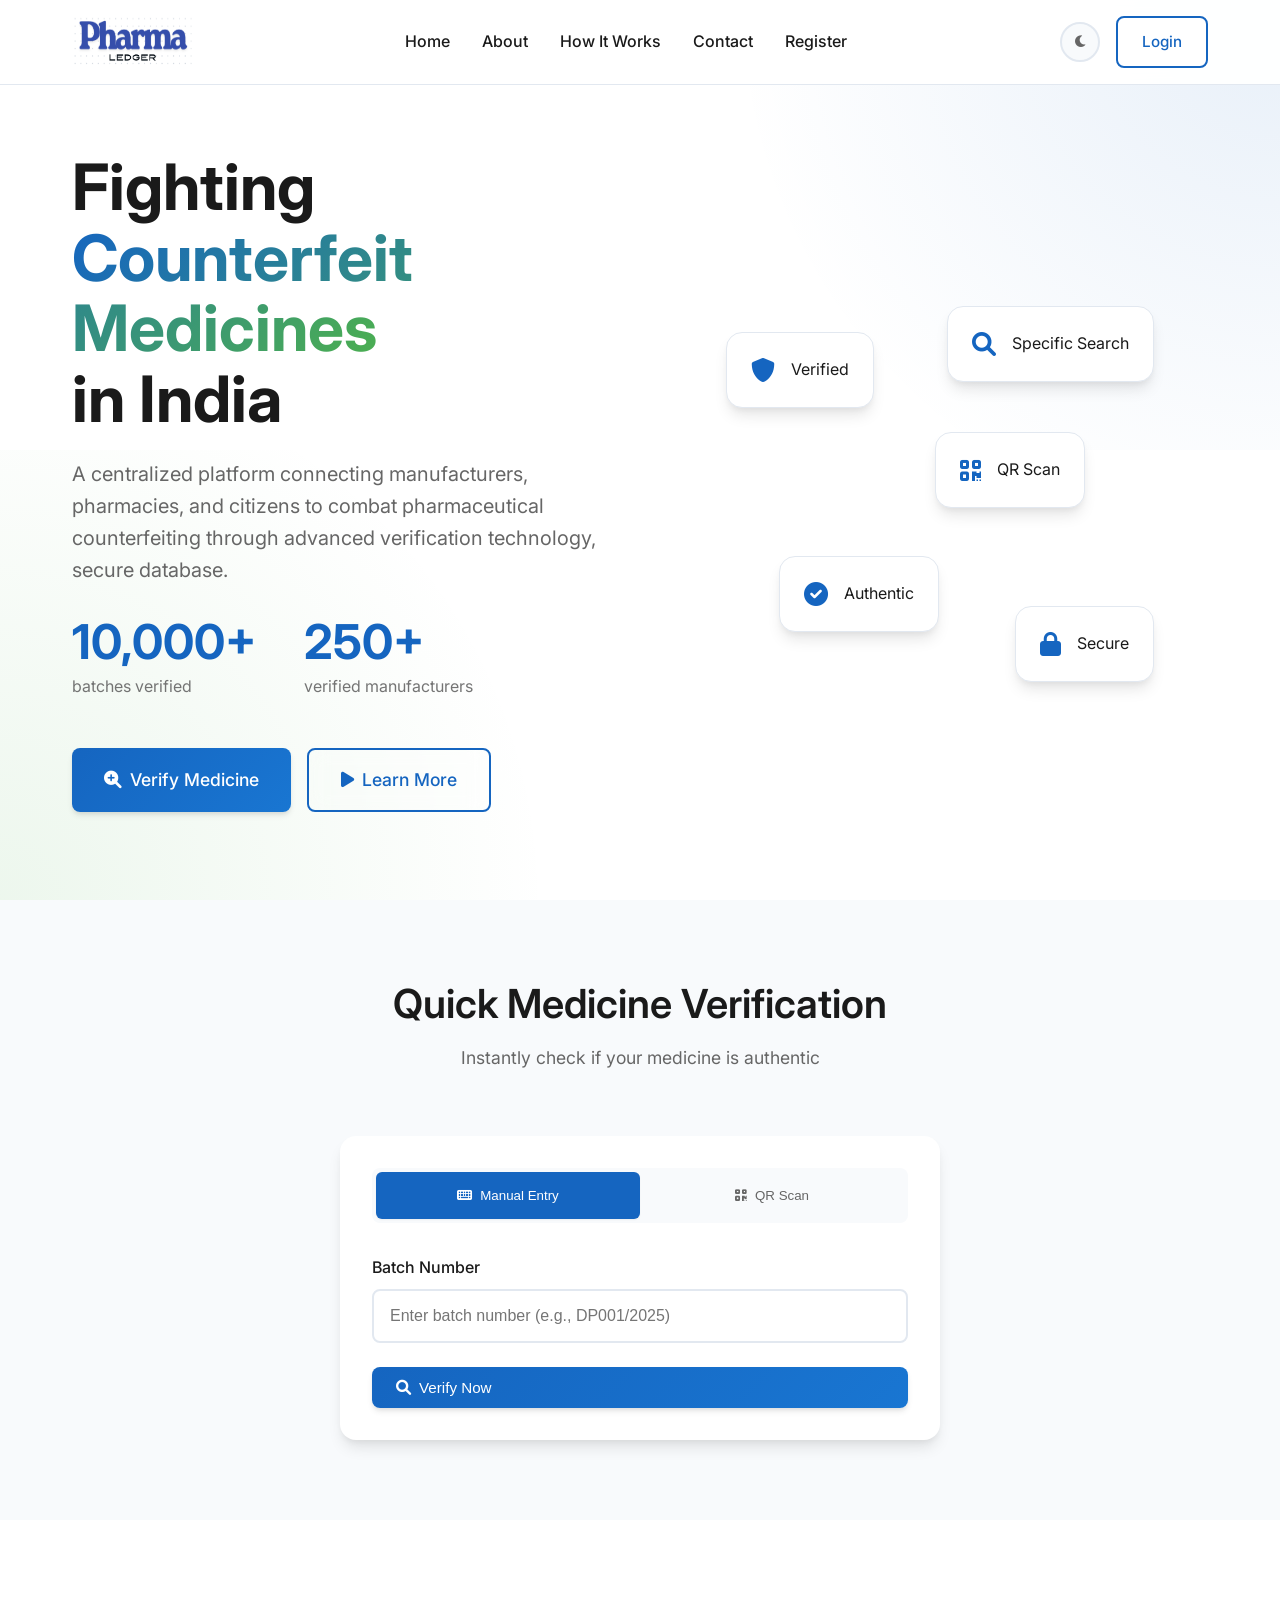
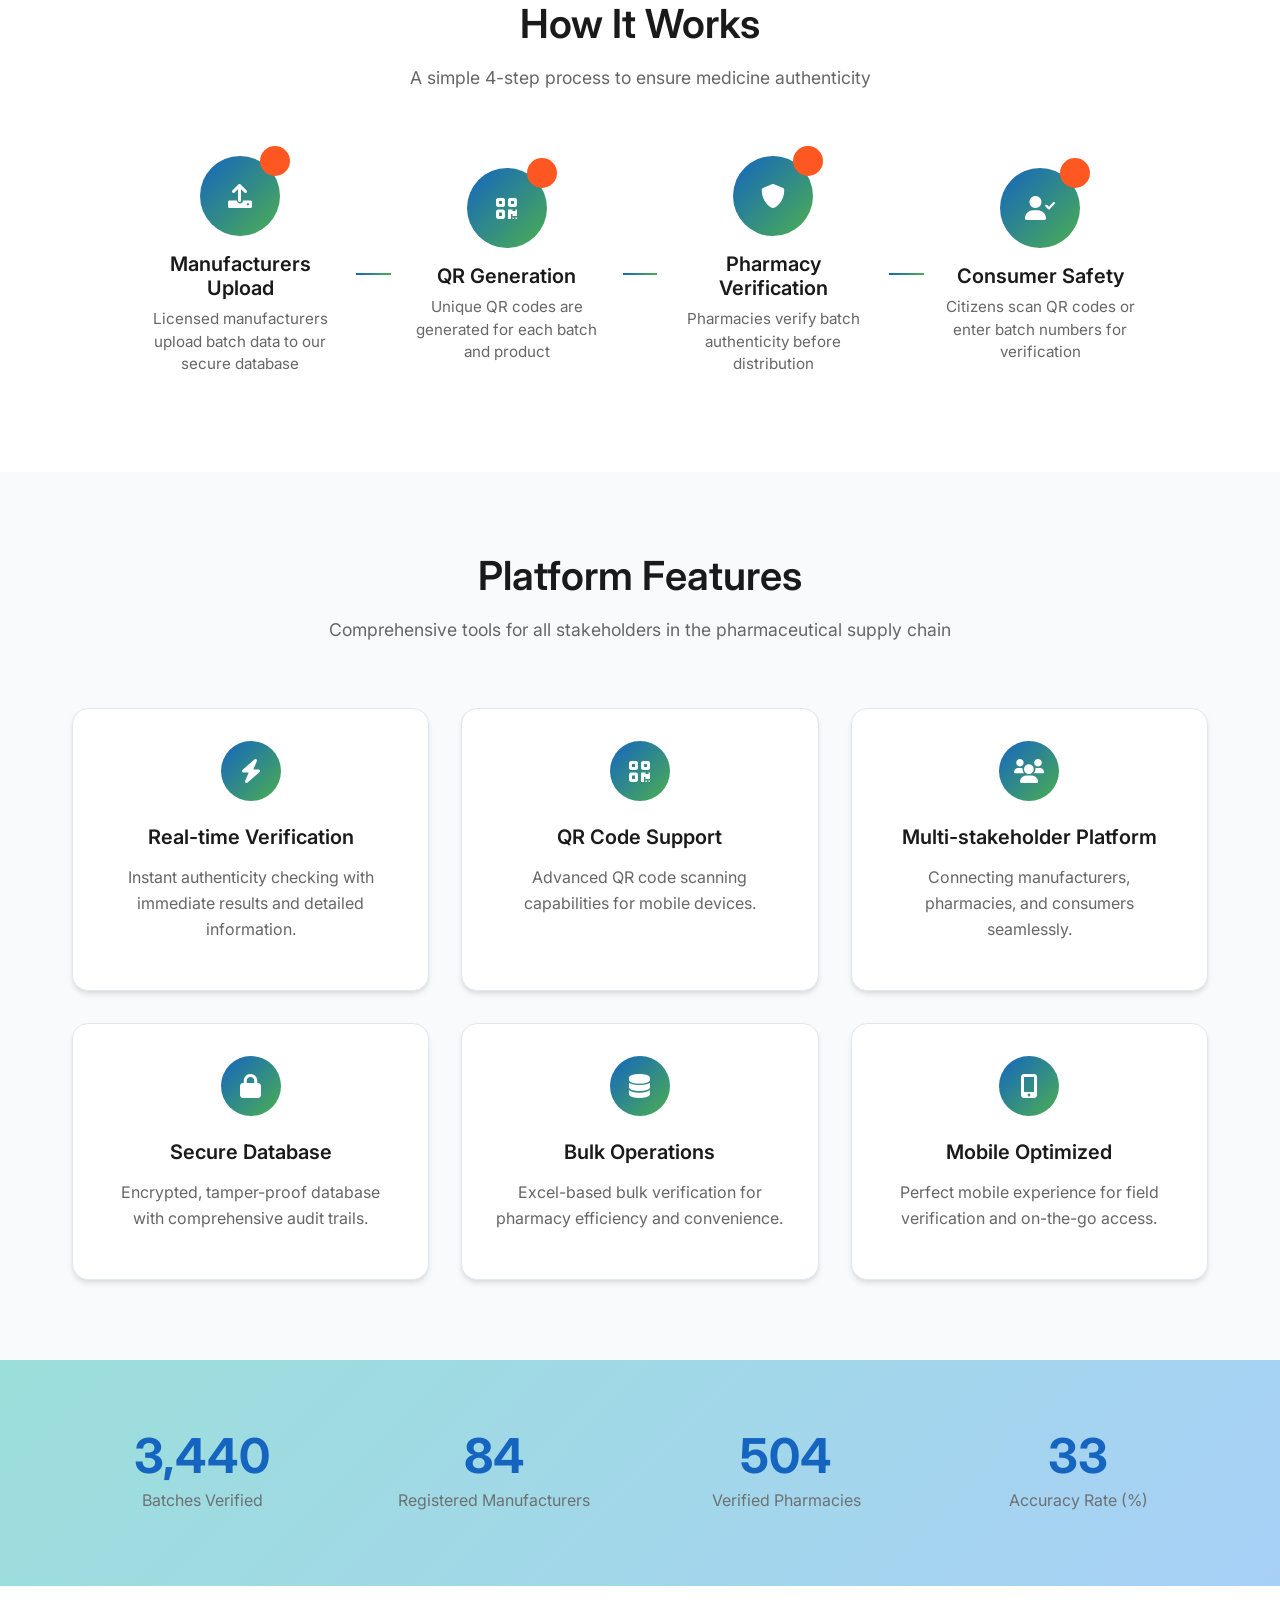
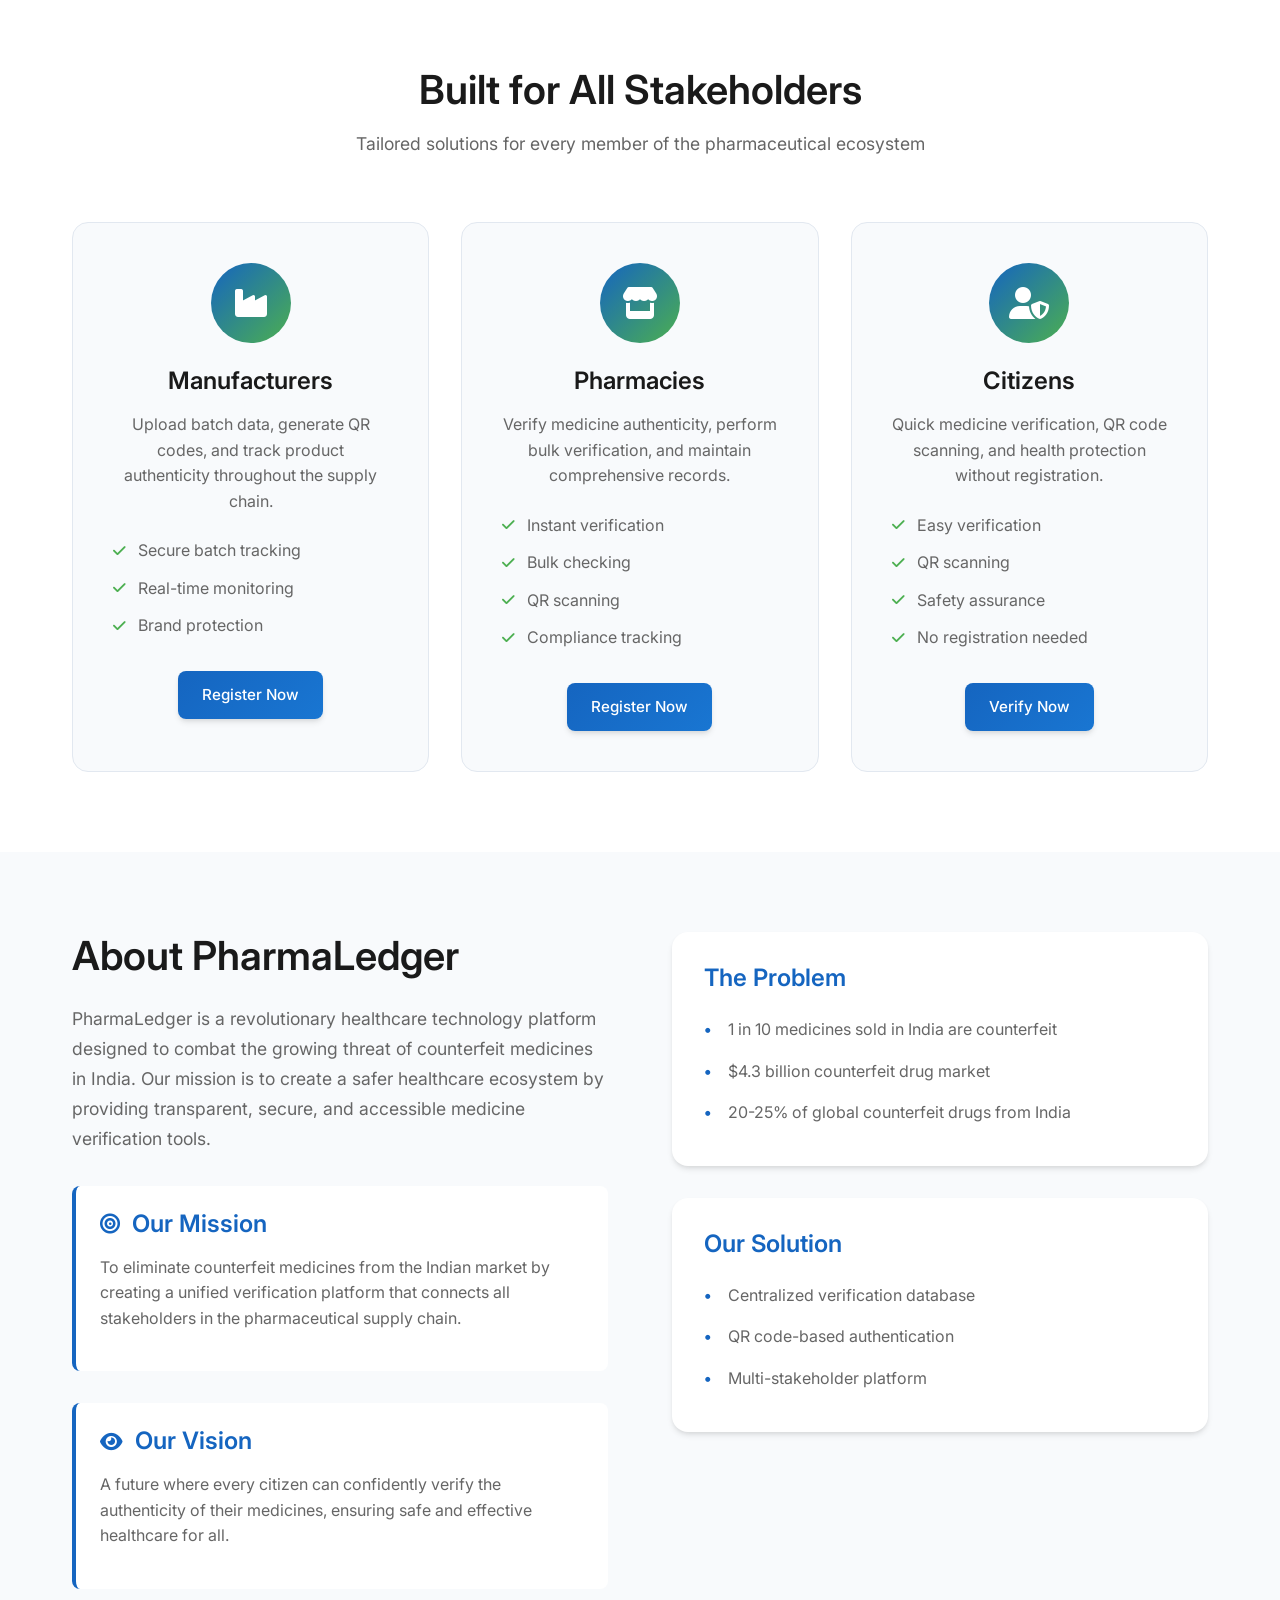
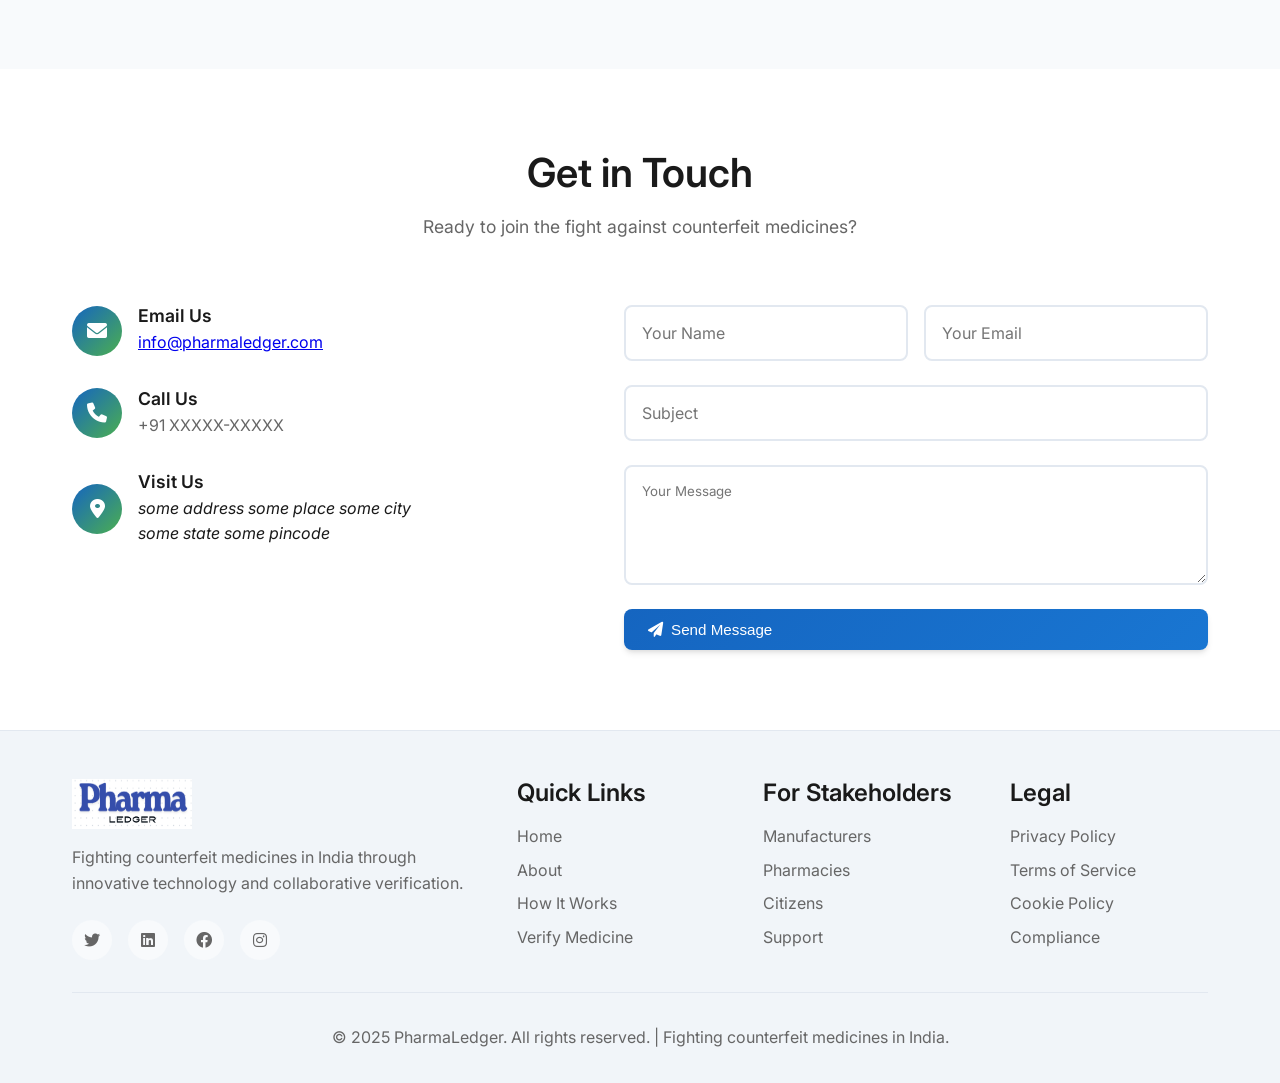
<file: index.html>
<!DOCTYPE html>
<html lang="en" data-theme="light">

<head>
    <meta charset="UTF-8">
    <meta name="viewport" content="width=device-width, initial-scale=1.0">
    <meta name="description"
        content="PharmaLedger - Fighting counterfeit medicines in India through blockchain-powered verification">
    <meta name="keywords" content="pharmaceutical, counterfeit, medicine, verification, healthcare, India">
    <title>PharmaLedger | Fighting Counterfeit Medicines in India</title>
    <link rel="shortcut icon" href="images/favicon.png" type="image/x-icon">
    <link rel="stylesheet" href="css/style.css">
    <link href="https://cdnjs.cloudflare.com/ajax/libs/font-awesome/6.0.0/css/all.min.css" rel="stylesheet">
    <link href="https://fonts.googleapis.com/css2?family=Inter:wght@300;400;500;600;700&display=swap" rel="stylesheet">
</head>

<body>
   
    <nav class="navbar" id="navbar">
        <div class="nav-container">
            <div class="nav-logo">
                <img src="images/favicon.png" alt="PharmaLedger Logo">
                <!-- <span>PharmaLedger</span> -->
            </div>

            <div class="nav-menu" id="nav-menu">
                <a href="#home" class="nav-link">Home</a>
                <a href="#about" class="nav-link">About</a>
                <a href="#how-it-works" class="nav-link">How It Works</a>
                <a href="#contact" class="nav-link">Contact</a>
                <a href="#stakeholders" class="nav-link">Register</a>
            </div>

            <div class="nav-auth">
                <button class="theme-toggle" id="theme-toggle" aria-label="Toggle theme">
                    <i class="fas fa-moon" id="theme-icon"></i>
                </button>
                <a href="html/login.html" class="btn btn-outline" id="login-btn">Login</a>
                <a href="#register" class="btn btn-primary" style="display: none;" id="register-btn">Register</a>
                <div class="mobile-menu-toggle" id="mobile-menu-toggle">
                    <span></span>
                    <span></span>
                    <span></span>
                </div>
            </div>
        </div>
    </nav>

    <section class="hero" id="home">
        <div class="hero-container">
            <div class="hero-content">
                <div class="hero-text">
                    <h1 class="hero-title">
                        Fighting <span class="text-gradient">Counterfeit Medicines</span>
                        <br>in India
                    </h1>
                    <p class="hero-subtitle">
                        A centralized platform connecting manufacturers, pharmacies, and citizens
                        to combat pharmaceutical counterfeiting through advanced verification technology, secure database.
                    </p>
                    <div class="hero-stats">
                        <div class="stat-item">
                            <span class="stat-number">10,000+</span>
                            <span class="stat-label">batches verified</span>
                        </div>
                        <div class="stat-item">
                            <span class="stat-number">250+</span>
                            <span class="stat-label">verified manufacturers</span>
                        </div>
                    </div>
                    <div class="hero-actions">
                        <a href="#verify" class="btn btn-primary btn-large">
                            <i class="fas fa-search-plus"></i>
                            Verify Medicine
                        </a>
                        <a href="#how-it-works" class="btn btn-outline btn-large">
                            <i class="fas fa-play"></i>
                            Learn More
                        </a>
                    </div>
                </div>
                <div class="hero-visual">
                    <div class="hero-graphic">
                        <div class="floating-card card-1">
                            <i class="fas fa-shield-alt"></i>
                            <span>Verified</span>
                        </div>
                        <div class="floating-card card-2">
                            <i class="fas fa-qrcode"></i>
                            <span>QR Scan</span>
                        </div>
                        <div class="floating-card card-3">
                            <i class="fas fa-check-circle"></i>
                            <span>Authentic</span>
                        </div>
                        <div class="floating-card card-4">
                            <i class="fas fa-search"></i>
                            <span>Specific Search</span>
                        </div>
                        <div class="floating-card card-5">
                            <i class="fas fa-lock"></i>
                            <span>Secure</span>
                        </div>

                    </div>
                </div>
            </div>
        </div>
        <div class="hero-background">
            <div class="bg-gradient-1"></div>
            <div class="bg-gradient-2"></div>
        </div>
    </section>

    <section class="verification-section" id="verify">
        <div class="container">
            <div class="section-header">
                <h2>Quick Medicine Verification</h2>
                <p>Instantly check if your medicine is authentic</p>
            </div>
            <div class="verification-card">
                <div class="verification-tabs">
                    <button class="tab-btn active" data-tab="manual">
                        <i class="fas fa-keyboard"></i>
                        Manual Entry
                    </button>
                    <button class="tab-btn" data-tab="qr">
                        <i class="fas fa-qrcode"></i>
                        QR Scan
                    </button>
                </div>

                <div class="tab-content active" id="manual-tab">
                    <form class="verification-form" id="manual-verification">
                        <div class="form-group">
                            <label for="batch-number">Batch Number</label>
                            <input type="text" id="batch-number" name="batch-number"
                                placeholder="Enter batch number (e.g., DP001/2025)" required>
                        </div>
                        <button type="submit" class="btn btn-primary">
                            <i class="fas fa-search"></i>
                            Verify Now
                        </button>
                    </form>
                </div>

                <div class="tab-content" id="qr-tab">
                    <div class="qr-scanner">
                        <div class="scanner-placeholder">
                            <i class="fas fa-camera"></i>
                            <p>Click to enable camera and scan QR code</p>
                            <button class="btn btn-outline" id="start-scanner">
                                <i class="fas fa-camera"></i>
                                Start Scanner
                            </button>
                        </div>
                        <video id="qr-video" style="display: none;"></video>
                        <canvas id="qr-canvas" style="display: none;"></canvas>
                    </div>
                </div>

                <div class="verification-result" id="verification-result" style="display: none;">
                    <div class="result-content">
                        <div class="result-icon">
                            <i class="fas fa-check-circle"></i>
                        </div>
                        <div class="result-text">
                            <h4 id="result-status">Medicine Verified</h4>
                            <p id="result-details">This medicine is authentic and safe to use.</p>
                        </div>
                    </div>
                </div>
            </div>
        </div>
    </section>

    <section class="how-it-works" id="how-it-works">
        <div class="container">
            <div class="section-header">
                <h2>How It Works</h2>
                <p>A simple 4-step process to ensure medicine authenticity</p>
            </div>
            <div class="steps-container">
                <div class="step-item" data-step="1">
                    <div class="step-icon">
                        <i class="fas fa-upload"></i>
                    </div>
                    <div class="step-content">
                        <h3>Manufacturers Upload</h3>
                        <p>Licensed manufacturers upload batch data to our secure database</p>
                    </div>
                </div>
                <div class="step-connector"></div>
                <div class="step-item" data-step="2">
                    <div class="step-icon">
                        <i class="fas fa-qrcode"></i>
                    </div>
                    <div class="step-content">
                        <h3>QR Generation</h3>
                        <p>Unique QR codes are generated for each batch and product</p>
                    </div>
                </div>
                <div class="step-connector"></div>
                <div class="step-item" data-step="3">
                    <div class="step-icon">
                        <i class="fas fa-shield-alt"></i>
                    </div>
                    <div class="step-content">
                        <h3>Pharmacy Verification</h3>
                        <p>Pharmacies verify batch authenticity before distribution</p>
                    </div>
                </div>
                <div class="step-connector"></div>
                <div class="step-item" data-step="4">
                    <div class="step-icon">
                        <i class="fas fa-user-check"></i>
                    </div>
                    <div class="step-content">
                        <h3>Consumer Safety</h3>
                        <p>Citizens scan QR codes or enter batch numbers for verification</p>
                    </div>
                </div>
            </div>
        </div>
    </section>

    <section class="features" id="features">
        <div class="container">
            <div class="section-header">
                <h2>Platform Features</h2>
                <p>Comprehensive tools for all stakeholders in the pharmaceutical supply chain</p>
            </div>
            <div class="features-grid">
                <div class="feature-card">
                    <div class="feature-icon">
                        <i class="fas fa-bolt"></i>
                    </div>
                    <h3>Real-time Verification</h3>
                    <p>Instant authenticity checking with immediate results and detailed information.</p>
                </div>
                <div class="feature-card">
                    <div class="feature-icon">
                        <i class="fas fa-qrcode"></i>
                    </div>
                    <h3>QR Code Support</h3>
                    <p>Advanced QR code scanning capabilities for mobile devices.</p>
                </div>
                <div class="feature-card">
                    <div class="feature-icon">
                        <i class="fas fa-users"></i>
                    </div>
                    <h3>Multi-stakeholder Platform</h3>
                    <p>Connecting manufacturers, pharmacies, and consumers seamlessly.</p>
                </div>
                <div class="feature-card">
                    <div class="feature-icon">
                        <i class="fas fa-lock"></i>
                    </div>
                    <h3>Secure Database</h3>
                    <p>Encrypted, tamper-proof database with comprehensive audit trails.</p>
                </div>
                <div class="feature-card">
                    <div class="feature-icon">
                        <i class="fas fa-database"></i>
                    </div>
                    <h3>Bulk Operations</h3>
                    <p>Excel-based bulk verification for pharmacy efficiency and convenience.</p>
                </div>
                <div class="feature-card">
                    <div class="feature-icon">
                        <i class="fas fa-mobile-alt"></i>
                    </div>
                    <h3>Mobile Optimized</h3>
                    <p>Perfect mobile experience for field verification and on-the-go access.</p>
                </div>
            </div>
        </div>
    </section>

    <section class="statistics">
        <div class="container">
            <div class="stats-grid">
                <div class="stat-card">
                    <div class="stat-number" data-target="10000">0</div>
                    <div class="stat-label">Batches Verified</div>
                </div>
                <div class="stat-card">
                    <div class="stat-number" data-target="250">0</div>
                    <div class="stat-label">Registered Manufacturers</div>
                </div>
                <div class="stat-card">
                    <div class="stat-number" data-target="1500">0</div>
                    <div class="stat-label">Verified Pharmacies</div>
                </div>
                <div class="stat-card">
                    <div class="stat-number" data-target="99">0</div>
                    <div class="stat-label">Accuracy Rate (%)</div>
                </div>
            </div>
        </div>
    </section>

    <section class="stakeholders" id="stakeholders">
        <div class="container">
            <div class="section-header">
                <h2>Built for All Stakeholders</h2>
                <p>Tailored solutions for every member of the pharmaceutical ecosystem</p>
            </div>
            <div class="stakeholders-grid">
                <div class="stakeholder-card">
                    <div class="stakeholder-icon">
                        <i class="fas fa-industry"></i>
                    </div>
                    <h3>Manufacturers</h3>
                    <p>Upload batch data, generate QR codes, and track product authenticity throughout the supply chain.
                    </p>
                    <ul class="benefits-list">
                        <li><i class="fas fa-check"></i> Secure batch tracking</li>
                        <li><i class="fas fa-check"></i> Real-time monitoring</li>
                        <li><i class="fas fa-check"></i> Brand protection</li>
                    </ul>
                    <a href="html/manufacturer-registration.html" class="btn btn-primary">Register Now</a>
                </div>
                <div class="stakeholder-card">
                    <div class="stakeholder-icon">
                        <i class="fas fa-store"></i>
                    </div>
                    <h3>Pharmacies</h3>
                    <p>Verify medicine authenticity, perform bulk verification, and maintain comprehensive records.</p>
                    <ul class="benefits-list">
                        <li><i class="fas fa-check"></i> Instant verification</li>
                        <li><i class="fas fa-check"></i> Bulk checking</li>
                        <li><i class="fas fa-check"></i> QR scanning</li>
                        <li><i class="fas fa-check"></i> Compliance tracking</li>
                    </ul>
                    <a href="html/pharmacy-registration.html" class="btn btn-primary">Register Now</a>
                </div>
                <div class="stakeholder-card">
                    <div class="stakeholder-icon">
                        <i class="fas fa-user-shield"></i>
                    </div>
                    <h3>Citizens</h3>
                    <p>Quick medicine verification, QR code scanning, and health protection without registration.</p>
                    <ul class="benefits-list">
                        <li><i class="fas fa-check"></i> Easy verification</li>
                        <li><i class="fas fa-check"></i> QR scanning</li>
                        <li><i class="fas fa-check"></i> Safety assurance</li>
                        <li><i class="fas fa-check"></i> No registration needed</li>
                    </ul>
                    <a href="#verify" class="btn btn-primary">Verify Now</a>
                </div>
            </div>
        </div>
    </section>

    <section class="about" id="about">
        <div class="container">
            <div class="about-content">
                <div class="about-text">
                    <h2>About PharmaLedger</h2>
                    <p>PharmaLedger is a revolutionary healthcare technology platform designed to combat the growing
                        threat of counterfeit medicines in India. Our mission is to create a safer healthcare ecosystem
                        by providing transparent, secure, and accessible medicine verification tools.</p>

                    <div class="mission-vision">
                        <div class="mission">
                            <h4><i class="fas fa-bullseye"></i> Our Mission</h4>
                            <p>To eliminate counterfeit medicines from the Indian market by creating a unified
                                verification platform that connects all stakeholders in the pharmaceutical supply chain.
                            </p>
                        </div>
                        <div class="vision">
                            <h4><i class="fas fa-eye"></i> Our Vision</h4>
                            <p>A future where every citizen can confidently verify the authenticity of their medicines,
                                ensuring safe and effective healthcare for all.</p>
                        </div>
                    </div>
                </div>
                <div class="about-visual">
                    <div class="about-stats">
                        <div class="about-stat">
                            <h4>The Problem</h4>
                            <ul>
                                <li>1 in 10 medicines sold in India are counterfeit</li>
                                <li>$4.3 billion counterfeit drug market</li>
                                <li>20-25% of global counterfeit drugs from India</li>
                            </ul>
                        </div>
                        <div class="about-stat">
                            <h4>Our Solution</h4>
                            <ul>
                                <li>Centralized verification database</li>
                                <li>QR code-based authentication</li>
                                <li>Multi-stakeholder platform</li>
                            </ul>
                        </div>
                    </div>
                </div>
            </div>
        </div>
    </section>

    <section class="contact" id="contact">
        <div class="container">
            <div class="section-header">
                <h2>Get in Touch</h2>
                <p>Ready to join the fight against counterfeit medicines?</p>
            </div>
            <div class="contact-content">
                <div class="contact-info">
                    <div class="contact-item">
                        <div class="contact-icon">
                            <i class="fas fa-envelope"></i>
                        </div>
                        <div class="contact-details">
                            <h4>Email Us</h4>
                            <p><a href="mailto:mssuphldr@gmail.com" id="mail_a">info@pharmaledger.com</a></p>
                        </div>
                    </div>
                    <div class="contact-item">
                        <div class="contact-icon">
                            <i class="fas fa-phone"></i>
                        </div>
                        <div class="contact-details">
                            <h4>Call Us</h4>
                            <p>+91 XXXXX-XXXXX</p>
                        </div>
                    </div>
                    <div class="contact-item">
                        <div class="contact-icon">
                            <i class="fas fa-map-marker-alt"></i>
                        </div>
                        <div class="contact-details">
                            <h4>Visit Us</h4>
                            <address>some address some place some city<br>some state some pincode</address>
                        </div>
                    </div>
                </div>
                <form class="contact-form" id="contact-form">
                    <div class="form-row">
                        <div class="form-group">
                            <input type="text" name="name" placeholder="Your Name" required>
                        </div>
                        <div class="form-group">
                            <input type="email" name="email" placeholder="Your Email" required>
                        </div>
                    </div>
                    <div class="form-group">
                        <input type="text" name="subject" placeholder="Subject" required>
                    </div>
                    <div class="form-group">
                        <textarea name="message" placeholder="Your Message" rows="5" required></textarea>
                    </div>
                    <button type="submit" class="btn btn-primary">
                        <i class="fas fa-paper-plane"></i>
                        Send Message
                    </button>
                </form>
            </div>
        </div>
    </section>

    <footer class="footer">
        <div class="container">
            <div class="footer-content">
                <div class="footer-section">
                    <div class="footer-logo">
                        <img src="/images/favicon.png"
                            alt="PharmaLedger">
                    </div>
                    <p>Fighting counterfeit medicines in India through innovative technology and collaborative
                        verification.</p>
                    <div class="social-links">
                        <a href="#" aria-label="Twitter"><i class="fab fa-twitter"></i></a>
                        <a href="#" aria-label="LinkedIn"><i class="fab fa-linkedin"></i></a>
                        <a href="#" aria-label="Facebook"><i class="fab fa-facebook"></i></a>
                        <a href="#" aria-label="Instagram"><i class="fab fa-instagram"></i></a>
                    </div>
                </div>
                <div class="footer-section">
                    <h4>Quick Links</h4>
                    <ul>
                        <li><a href="#home">Home</a></li>
                        <li><a href="#about">About</a></li>
                        <li><a href="#how-it-works">How It Works</a></li>
                        <li><a href="#verify">Verify Medicine</a></li>
                    </ul>
                </div>
                <div class="footer-section">
                    <h4>For Stakeholders</h4>
                    <ul>
                        <li><a href="html/manufacturer-registration.html">Manufacturers</a></li>
                        <li><a href="html/pharmacy-registration.html">Pharmacies</a></li>
                        <li><a href="#verify">Citizens</a></li>
                        <li><a href="#contact">Support</a></li>
                    </ul>
                </div>
                <div class="footer-section">
                    <h4>Legal</h4>
                    <ul>
                        <li><a href="#">Privacy Policy</a></li>
                        <li><a href="#">Terms of Service</a></li>
                        <li><a href="#">Cookie Policy</a></li>
                        <li><a href="#">Compliance</a></li>
                    </ul>
                </div>
            </div>
            <div class="footer-bottom">
                <p>&copy; 2025 PharmaLedger. All rights reserved. | Fighting counterfeit medicines in India.</p>
            </div>
        </div>
    </footer>

    <div class="scroll-progress" id="scroll-progress"></div>

    <button class="back-to-top" id="back-to-top" aria-label="Back to top">
        <i class="fas fa-chevron-up"></i>
    </button>

    <script src="js/main.js"></script>
</body>

</html>
</file>
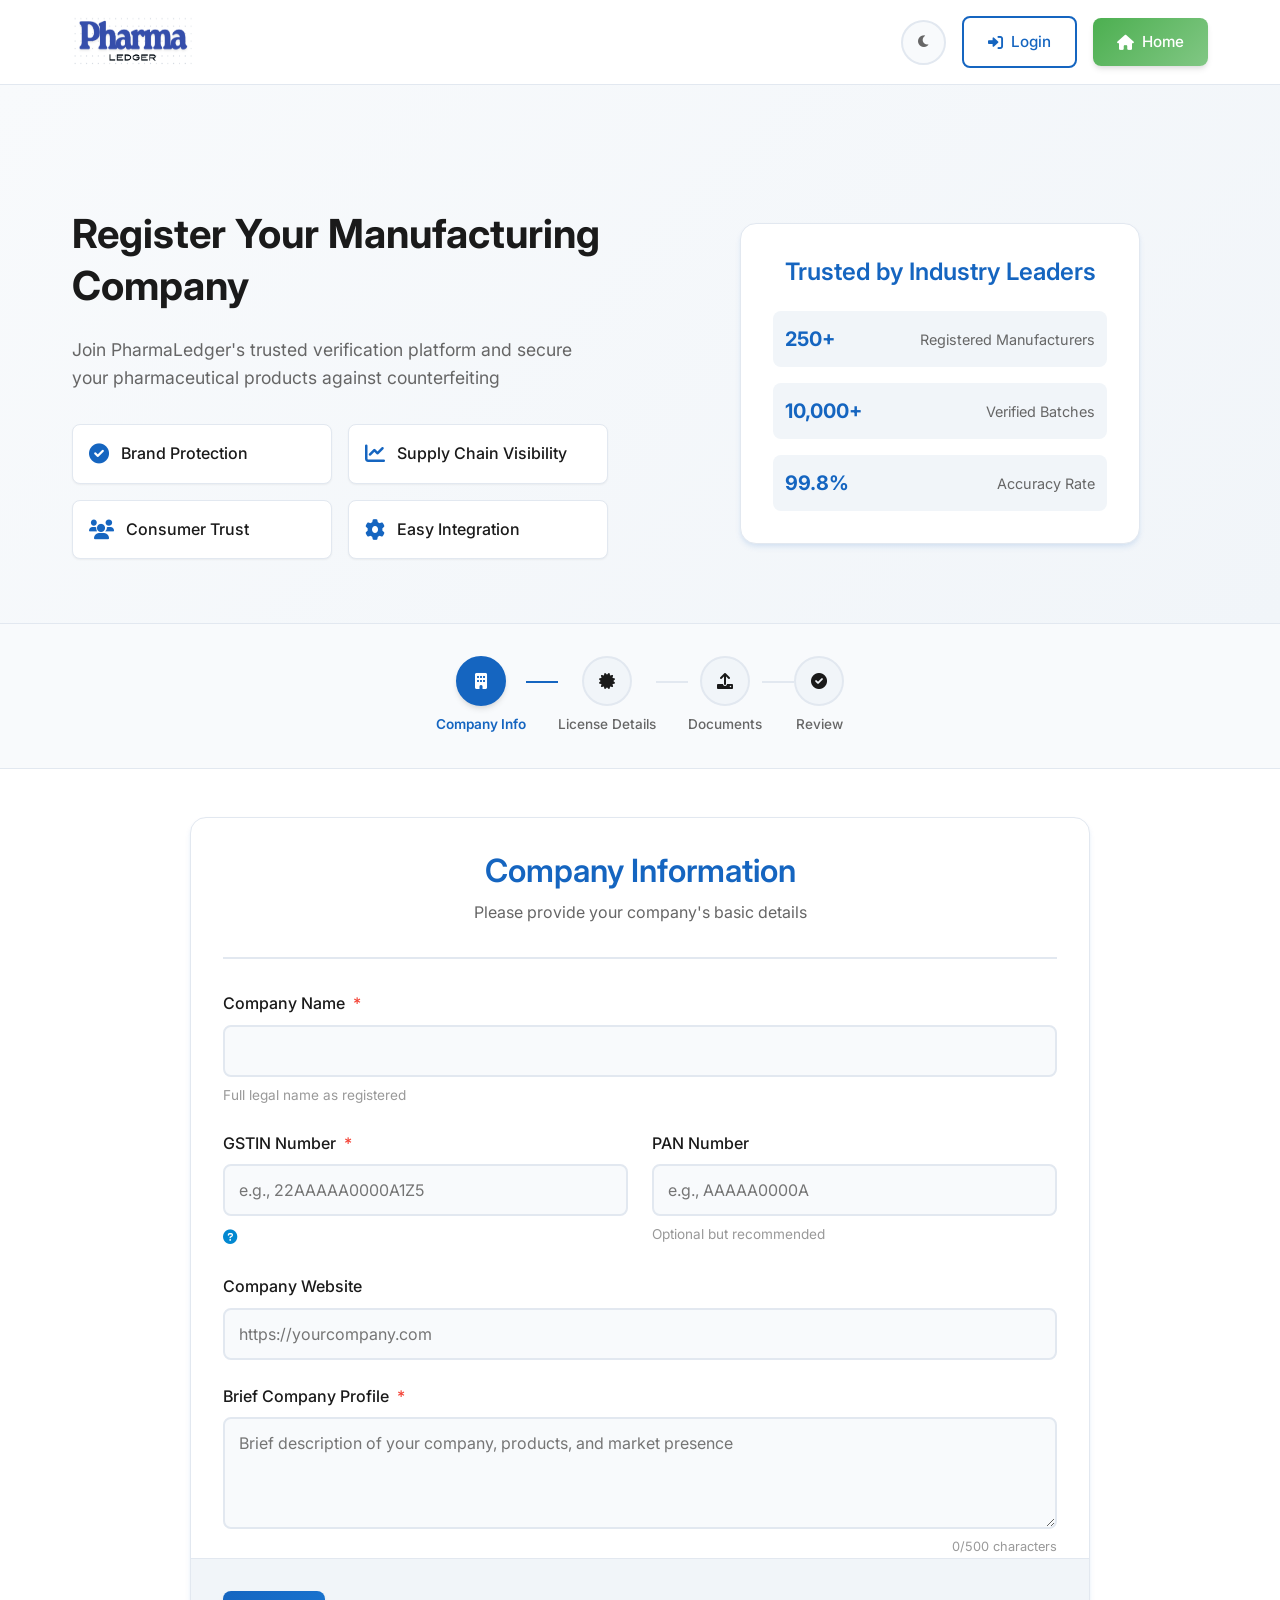
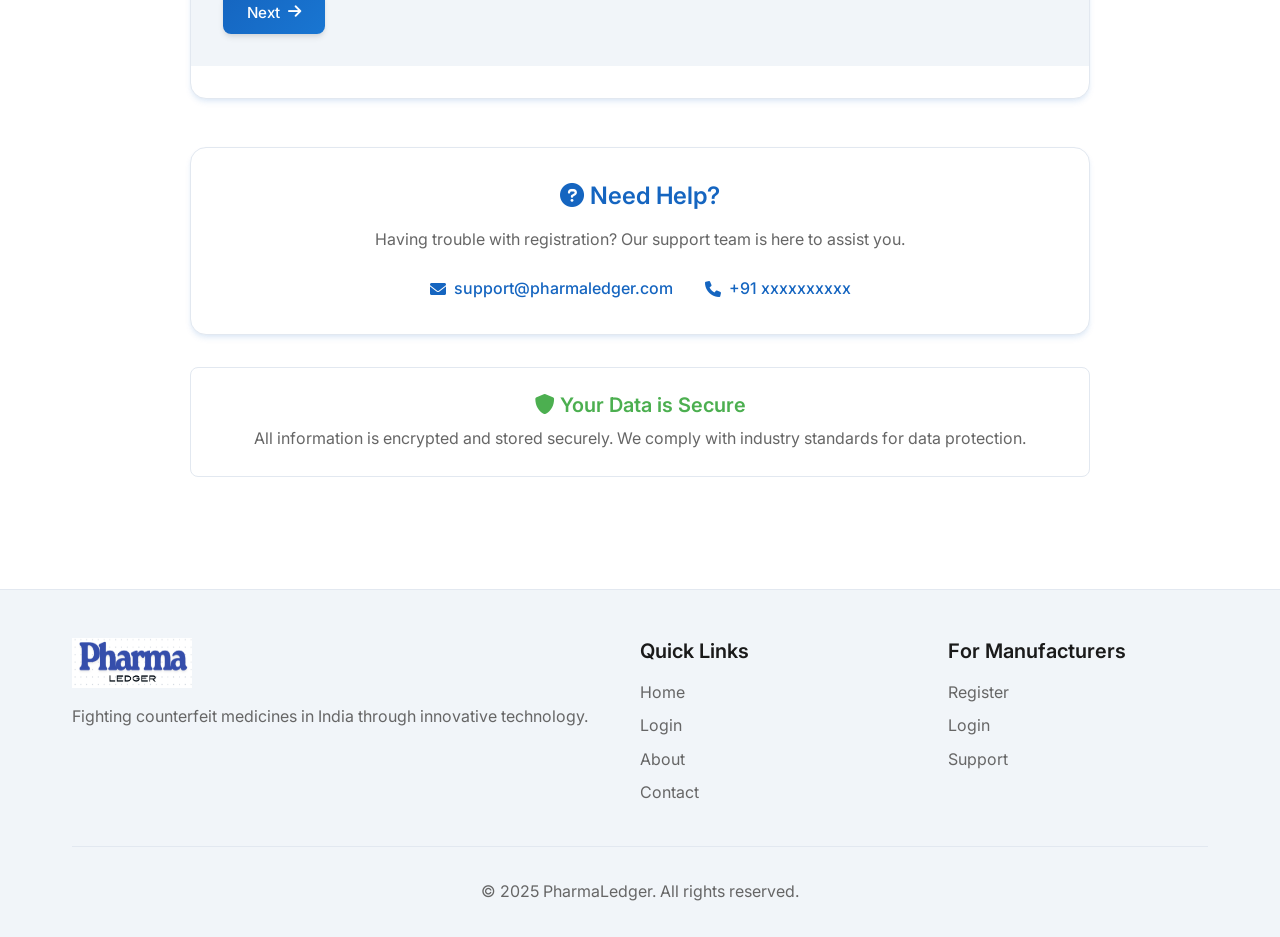
<file: html/manufacturer-registration.html>
<!DOCTYPE html>
<html lang="en" data-theme="light">

<head>
    <meta charset="UTF-8">
    <meta name="viewport" content="width=device-width, initial-scale=1.0">
    <meta name="description" content="Register your pharmaceutical manufacturing company with PharmaLedger">
    <title>Manufacturer Registration - PharmaLedger</title>
    <link rel="stylesheet" href="/css/manufacturer-registration.css">
    <link href="https://cdnjs.cloudflare.com/ajax/libs/font-awesome/6.0.0/css/all.min.css" rel="stylesheet">
    <link href="https://fonts.googleapis.com/css2?family=Inter:wght@300;400;500;600;700;800&display=swap"
        rel="stylesheet">
</head>
<style>
    .form-group.error input,
    .form-group.error textarea,
    .form-group.error select {
        border-color: var(--danger);
    }

    .form-group.success input,
    .form-group.success textarea,
    .form-group.success select {
        border-color: var(--success);
    }

    .error-message {
        color: var(--danger);
        font-size: 0.875rem;
        margin-top: 0.25rem;
        display: block;
    }

    .file-info {
        font-size: 0.875rem;
        color: var(--text-secondary);
        margin-top: 0.5rem;
    }
</style>


<body>
    <nav class="navbar">
        <div class="nav-container">
            <div class="nav-logo">
                <a href="index.html" class="logo-link">
                    <img src="/images/favicon.png" alt="PharmaLedger Logo">
                </a>
            </div>

            <div class="nav-auth">
                <button class="theme-toggle" id="theme-toggle" aria-label="Toggle theme">
                    <i class="fas fa-moon" id="theme-icon"></i>
                </button>
                <a href="login.html" class="btn btn-outline">
                    <i class="fas fa-sign-in-alt"></i>
                    Login
                </a>
                <a href="index.html" class="btn btn-secondary">
                    <i class="fas fa-home"></i>
                    Home
                </a>
            </div>
        </div>
    </nav>

    <section class="registration-header">
        <div class="container">
            <div class="header-content">
                <div class="header-text">
                    <h1>Register Your Manufacturing Company</h1>
                    <p>Join PharmaLedger's trusted verification platform and secure your pharmaceutical products against
                        counterfeiting</p>

                    <div class="benefits-grid">
                        <div class="benefit-item">
                            <i class="fas fa-check-circle"></i>
                            <span>Brand Protection</span>
                        </div>
                        <div class="benefit-item">
                            <i class="fas fa-chart-line"></i>
                            <span>Supply Chain Visibility</span>
                        </div>
                        <div class="benefit-item">
                            <i class="fas fa-users"></i>
                            <span>Consumer Trust</span>
                        </div>
                        <div class="benefit-item">
                            <i class="fas fa-cog"></i>
                            <span>Easy Integration</span>
                        </div>
                    </div>
                </div>
                <div class="header-visual">
                    <div class="stats-card">
                        <h3>Trusted by Industry Leaders</h3>
                        <div class="stats-list">
                            <div class="stat-item">
                                <span class="stat-number">250+</span>
                                <span class="stat-label">Registered Manufacturers</span>
                            </div>
                            <div class="stat-item">
                                <span class="stat-number">10,000+</span>
                                <span class="stat-label">Verified Batches</span>
                            </div>
                            <div class="stat-item">
                                <span class="stat-number">99.8%</span>
                                <span class="stat-label">Accuracy Rate</span>
                            </div>
                        </div>
                    </div>
                </div>
            </div>
        </div>
    </section>

    <section class="progress-section">
        <div class="container">
            <div class="progress-container">
                <div class="progress-step active" data-step="1">
                    <div class="step-icon">
                        <i class="fas fa-building"></i>
                    </div>
                    <span class="step-label">Company Info</span>
                </div>
                <div class="progress-step" data-step="2">
                    <div class="step-icon">
                        <i class="fas fa-certificate"></i>
                    </div>
                    <span class="step-label">License Details</span>
                </div>
                <div class="progress-step" data-step="3">
                    <div class="step-icon">
                        <i class="fas fa-upload"></i>
                    </div>
                    <span class="step-label">Documents</span>
                </div>
                <div class="progress-step" data-step="4">
                    <div class="step-icon">
                        <i class="fas fa-check-circle"></i>
                    </div>
                    <span class="step-label">Review</span>
                </div>
            </div>
        </div>
    </section>

    <section class="registration-form-section">
        <div class="container">
            <div class="form-container">
                <form class="registration-form" id="manufacturer-registration-form">

                    <div class="form-step active" id="step-1">
                        <div class="step-header">
                            <h2>Company Information</h2>
                            <p>Please provide your company's basic details</p>
                        </div>

                        <div class="form-grid">
                            <div class="form-group span-2">
                                <label for="company-name">Company Name <span class="required">*</span></label>
                                <input type="text" id="company-name" name="company-name" required>
                                <span class="help-text">Full legal name as registered</span>
                            </div>

                            <div class="form-group">
                                <label for="gstin">GSTIN Number <span class="required">*</span></label>
                                <input type="text" id="gstin" name="gstin" placeholder="e.g., 22AAAAA0000A1Z5" required>
                                <div class="tooltip">
                                    <i class="fas fa-question-circle"></i>
                                    <span class="tooltip-text">15-digit GST Identification Number</span>
                                </div>
                            </div>

                            <div class="form-group">
                                <label for="pan">PAN Number</label>
                                <input type="text" id="pan" name="pan" placeholder="e.g., AAAAA0000A">
                                <span class="help-text">Optional but recommended</span>
                            </div>

                            <div class="form-group span-2">
                                <label for="website">Company Website</label>
                                <input type="url" id="website" name="website" placeholder="https://yourcompany.com">
                            </div>

                            <div class="form-group span-2">
                                <label for="company-profile">Brief Company Profile <span
                                        class="required">*</span></label>
                                <textarea id="company-profile" name="company-profile" rows="4"
                                    placeholder="Brief description of your company, products, and market presence"
                                    required></textarea>
                                <div class="character-count">
                                    <span id="profile-count">0</span>/500 characters
                                </div>
                            </div>
                        </div>
                    </div>

                    <div class="form-step" id="step-2">
                        <div class="step-header">
                            <h2>Manufacturing License Details</h2>
                            <p>Provide your drug manufacturing license information</p>
                        </div>

                        <div class="form-grid">
                            <div class="form-group">
                                <label for="license-number">Manufacturing License Number <span
                                        class="required">*</span></label>
                                <input type="text" id="license-number" name="license-number" required>
                            </div>

                            <div class="form-group">
                                <label for="license-authority">License Issuing Authority <span
                                        class="required">*</span></label>
                                <select id="license-authority" name="license-authority" required>
                                    <option value="">Select State FDA</option>
                                    <option value="andhra-pradesh">Andhra Pradesh FDA</option>
                                    <option value="chandigarh">Chandigarh FDA</option>
                                    <option value="bihar">Bihar FDA</option>
                                    <option value="chattisgarh">Chattisgarh FDA</option>
                                    <option value="delhi(nct)">DELHI(NCT)</option>
                                    <option value="goa">Goa FDA</option>
                                    <option value="gujarat">Gujarat FDA</option>
                                    <option value="karnataka">Karnataka FDA</option>
                                    <option value="maharashtra">Maharashtra FDA</option>
                                    <option value="tamil-nadu">Tamil Nadu FDA</option>
                                    <option value="telangana">Telangana FDA</option>
                                    <option value="uttar-pradesh">Uttar Pradesh FDA</option>
                                    <option value="west-bengal">West Bengal FDA</option>
                                    <option value="other">Other</option>
                                </select>
                            </div>

                            <div class="form-group">
                                <label for="license-expiry">License Expiry Date <span class="required">*</span></label>
                                <input type="date" id="license-expiry" name="license-expiry" required>
                            </div>

                            <div class="form-group">
                                <label for="certifications">Other Certifications</label>
                                <input type="text" id="certifications" name="certifications"
                                    placeholder="e.g., ISO 9001, WHO-GMP, ISO 14001">
                                <span class="help-text">Separate multiple certifications with commas</span>
                            </div>

                            <div class="form-group span-2">
                                <label for="factory-address">Factory Address <span class="required">*</span></label>
                                <textarea id="factory-address" name="factory-address" rows="3"
                                    placeholder="Complete factory address with pin code" required></textarea>
                            </div>

                            <div class="form-group span-2">
                                <label for="registered-address">Registered Office Address</label>
                                <textarea id="registered-address" name="registered-address" rows="3"
                                    placeholder="If different from factory address"></textarea>
                                <label class="checkbox-wrapper">
                                    <input type="checkbox" id="same-address">
                                    <span class="checkmark"></span>
                                    Same as factory address
                                </label>
                            </div>
                        </div>
                    </div>

                    <div class="form-step" id="step-3">
                        <div class="step-header">
                            <h2>Contact Information & Documents</h2>
                            <p>Provide contact details and upload required documents</p>
                        </div>

                        <div class="form-grid">
                            <div class="form-group">
                                <label for="contact-name">Contact Person Name <span class="required">*</span></label>
                                <input type="text" id="contact-name" name="contact-name" required>
                            </div>

                            <div class="form-group">
                                <label for="contact-designation">Designation <span class="required">*</span></label>
                                <input type="text" id="contact-designation" name="contact-designation"
                                    placeholder="e.g., Quality Manager, Compliance Officer" required>
                            </div>

                            <div class="form-group">
                                <label for="contact-phone">Contact Phone <span class="required">*</span></label>
                                <input type="tel" id="contact-phone" name="contact-phone" placeholder="+91 98765 43210"
                                    required>
                            </div>

                            <div class="form-group">
                                <label for="contact-email">Contact Email <span class="required">*</span></label>
                                <input type="email" id="contact-email" name="contact-email" required>
                                <span class="help-text">This will be your login email</span>
                            </div>

                            <div class="form-group">
                                <label for="official-email">Official Company Email</label>
                                <input type="email" id="official-email" name="official-email"
                                    placeholder="info@yourcompany.com">
                            </div>

                            <div class="form-group">
                                <label for="password">Password <span class="required">*</span></label>
                                <div class="password-wrapper">
                                    <input type="password" id="password" name="password" required>
                                    <button type="button" class="password-toggle" id="password-toggle">
                                        <i class="fas fa-eye"></i>
                                    </button>
                                </div>
                                <div class="password-strength" id="password-strength"></div>
                            </div>

                            <div class="form-group span-2">
                                <label for="license-document">Manufacturing License Document <span
                                        class="required">*</span></label>
                                <div class="file-upload-area" id="license-upload">
                                    <input type="file" id="license-document" name="license-document"
                                        accept=".pdf,.jpg,.jpeg,.png" required>
                                    <div class="upload-content">
                                        <i class="fas fa-cloud-upload-alt"></i>
                                        <p>Click to upload or drag and drop</p>
                                        <span>PDF, JPG, PNG (Max 10MB)</span>
                                    </div>
                                    <div class="file-preview" style="display: none;"></div>
                                </div>
                            </div>

                            <div class="form-group span-2">
                                <label for="other-documents">Additional Certifications (Optional)</label>
                                <div class="file-upload-area" id="other-upload">
                                    <input type="file" id="other-documents" name="other-documents"
                                        accept=".pdf,.jpg,.jpeg,.png" multiple>
                                    <div class="upload-content">
                                        <i class="fas fa-file-upload"></i>
                                        <p>Upload ISO, WHO-GMP or other certificates</p>
                                        <span>Multiple files allowed (Max 5MB each)</span>
                                    </div>
                                    <div class="files-preview" style="display: none;"></div>
                                </div>
                            </div>
                        </div>
                    </div>

                    <div class="form-step" id="step-4">
                        <div class="step-header">
                            <h2>Review Your Information</h2>
                            <p>Please review all information before submitting your registration</p>
                        </div>

                        <div class="review-sections">
                            <div class="review-section">
                                <h3><i class="fas fa-building"></i> Company Information</h3>
                                <div class="review-grid" id="review-company"></div>
                            </div>

                            <div class="review-section">
                                <h3><i class="fas fa-certificate"></i> License Details</h3>
                                <div class="review-grid" id="review-license"></div>
                            </div>

                            <div class="review-section">
                                <h3><i class="fas fa-user"></i> Contact Information</h3>
                                <div class="review-grid" id="review-contact"></div>
                            </div>
                        </div>

                        <div class="declaration-section">
                            <h3>Declaration</h3>
                            <div class="declaration-content">
                                <label class="checkbox-wrapper">
                                    <input type="checkbox" id="declaration" name="declaration" required>
                                    <span class="checkmark"></span>
                                    <span class="declaration-text">
                                        I hereby declare that all the information provided above is true and accurate to
                                        the best of my knowledge.
                                        I understand that any false information may lead to rejection of registration or
                                        legal action.
                                    </span>
                                </label>
                            </div>

                            <div class="terms-section">
                                <label class="checkbox-wrapper">
                                    <input type="checkbox" id="terms" name="terms" required>
                                    <span class="checkmark"></span>
                                    <span class="terms-text">
                                        I agree to PharmaLedger's <a href="#terms" target="_blank">Terms of Service</a>
                                        and <a href="#privacy" target="_blank">Privacy Policy</a>
                                    </span>
                                </label>
                            </div>
                        </div>
                    </div>

                    <div class="form-navigation">
                        <button type="button" class="btn btn-secondary" id="prev-btn" style="display: none;">
                            <i class="fas fa-arrow-left"></i>
                            Previous
                        </button>

                        <button type="button" class="btn btn-primary" id="next-btn">
                            Next
                            <i class="fas fa-arrow-right"></i>
                        </button>

                        <button type="submit" class="btn btn-success" id="submit-btn" style="display: none;">
                            <i class="fas fa-paper-plane"></i>
                            Submit Registration
                        </button>
                    </div>
                </form>

                <div class="success-message" id="success-message">
                    <div class="success-content">
                        <i class="fas fa-check-circle"></i>
                        <h2>Registration Submitted Successfully!</h2>
                        <p>Thank you for registering with PharmaLedger. Your application is now under review.</p>
                        <div class="next-steps">
                            <h3>What's Next?</h3>
                            <ul>
                                <li>Our team will verify your documents within 2-3 business days</li>
                                <li>You'll receive an email confirmation once approved</li>
                                <li>After approval, you can start uploading batch data</li>
                            </ul>
                        </div>
                        <a href="login.html" class="btn btn-primary">Go to Login</a>
                    </div>
                </div>
            </div>

            <div class="help-section">
                <div class="help-card">
                    <h3><i class="fas fa-question-circle"></i> Need Help?</h3>
                    <p>Having trouble with registration? Our support team is here to assist you.</p>
                    <div class="help-options">
                        <a href="#" class="help-link">
                            <i class="fas fa-envelope"></i>
                            support@pharmaledger.com
                        </a>
                        <a href="#" class="help-link">
                            <i class="fas fa-phone"></i>
                            +91 xxxxxxxxxx
                        </a>
                    </div>
                </div>

                <div class="security-info">
                    <h4><i class="fas fa-shield-alt"></i> Your Data is Secure</h4>
                    <p>All information is encrypted and stored securely. We comply with industry standards for data
                        protection.</p>
                </div>
            </div>
        </div>
    </section>

    <footer class="footer">
        <div class="container">
            <div class="footer-content">
                <div class="footer-section">
                    <div class="footer-logo">
                        <img src="/images/favicon.png"
                            alt="PharmaLedger" loading="lazy">
                    </div>
                    <p>Fighting counterfeit medicines in India through innovative technology.</p>
                </div>
                <div class="footer-section">
                    <h4>Quick Links</h4>
                    <ul>
                        <li><a href="index.html">Home</a></li>
                        <li><a href="login.html">Login</a></li>
                        <li><a href="#about">About</a></li>
                        <li><a href="#contact">Contact</a></li>
                    </ul>
                </div>
                <div class="footer-section">
                    <h4>For Manufacturers</h4>
                    <ul>
                        <li><a href="#register">Register</a></li>
                        <li><a href="login.html">Login</a></li>
                        <li><a href="#support">Support</a></li>
                    </ul>
                </div>
            </div>
            <div class="footer-bottom">
                <p>&copy; 2025 PharmaLedger. All rights reserved.</p>
            </div>
        </div>
    </footer>

    <div class="loading-overlay" id="loading-overlay" style="display: none;">
        <div class="loading-content">
            <div class="loading-spinner"></div>
            <h3>Processing Registration...</h3>
            <p>Please wait while we submit your information</p>
        </div>
    </div>

    <script src="/js/manufacturer-registration.js"></script>
</body>

</html>
</file>
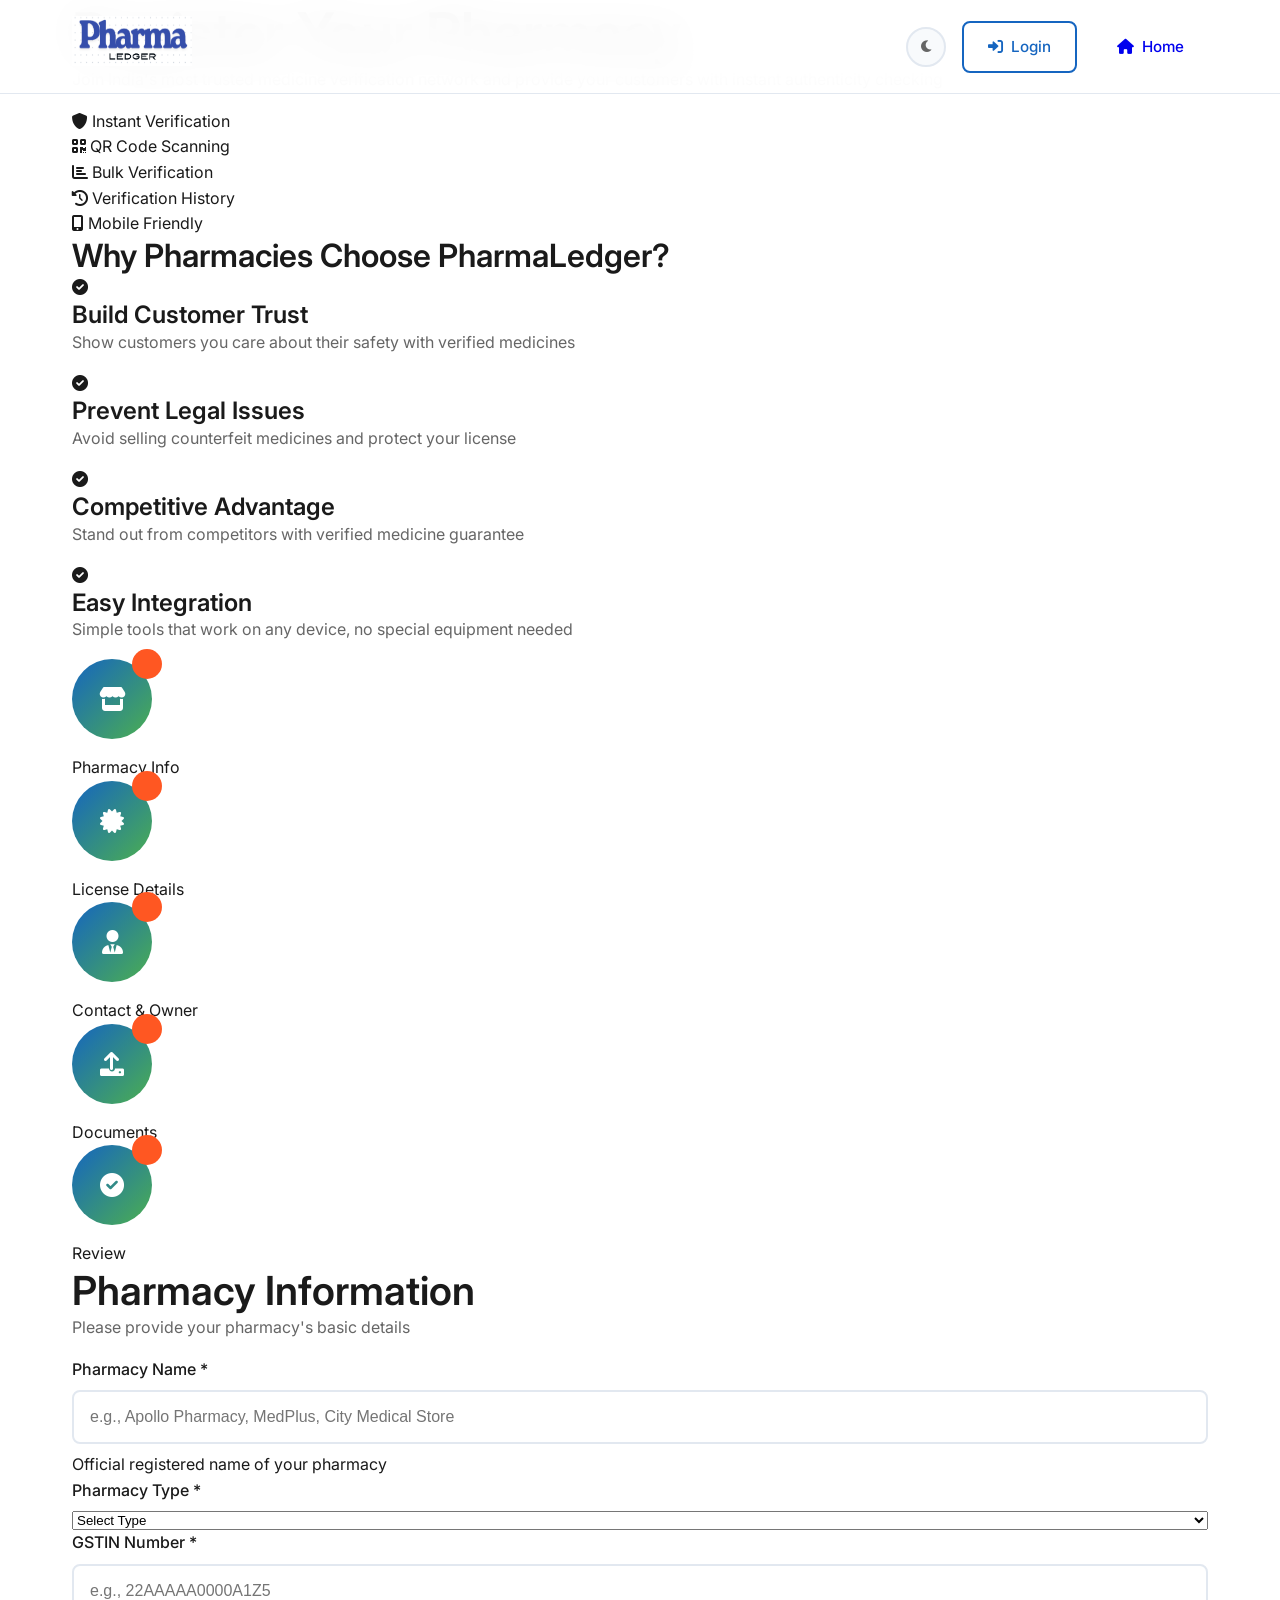
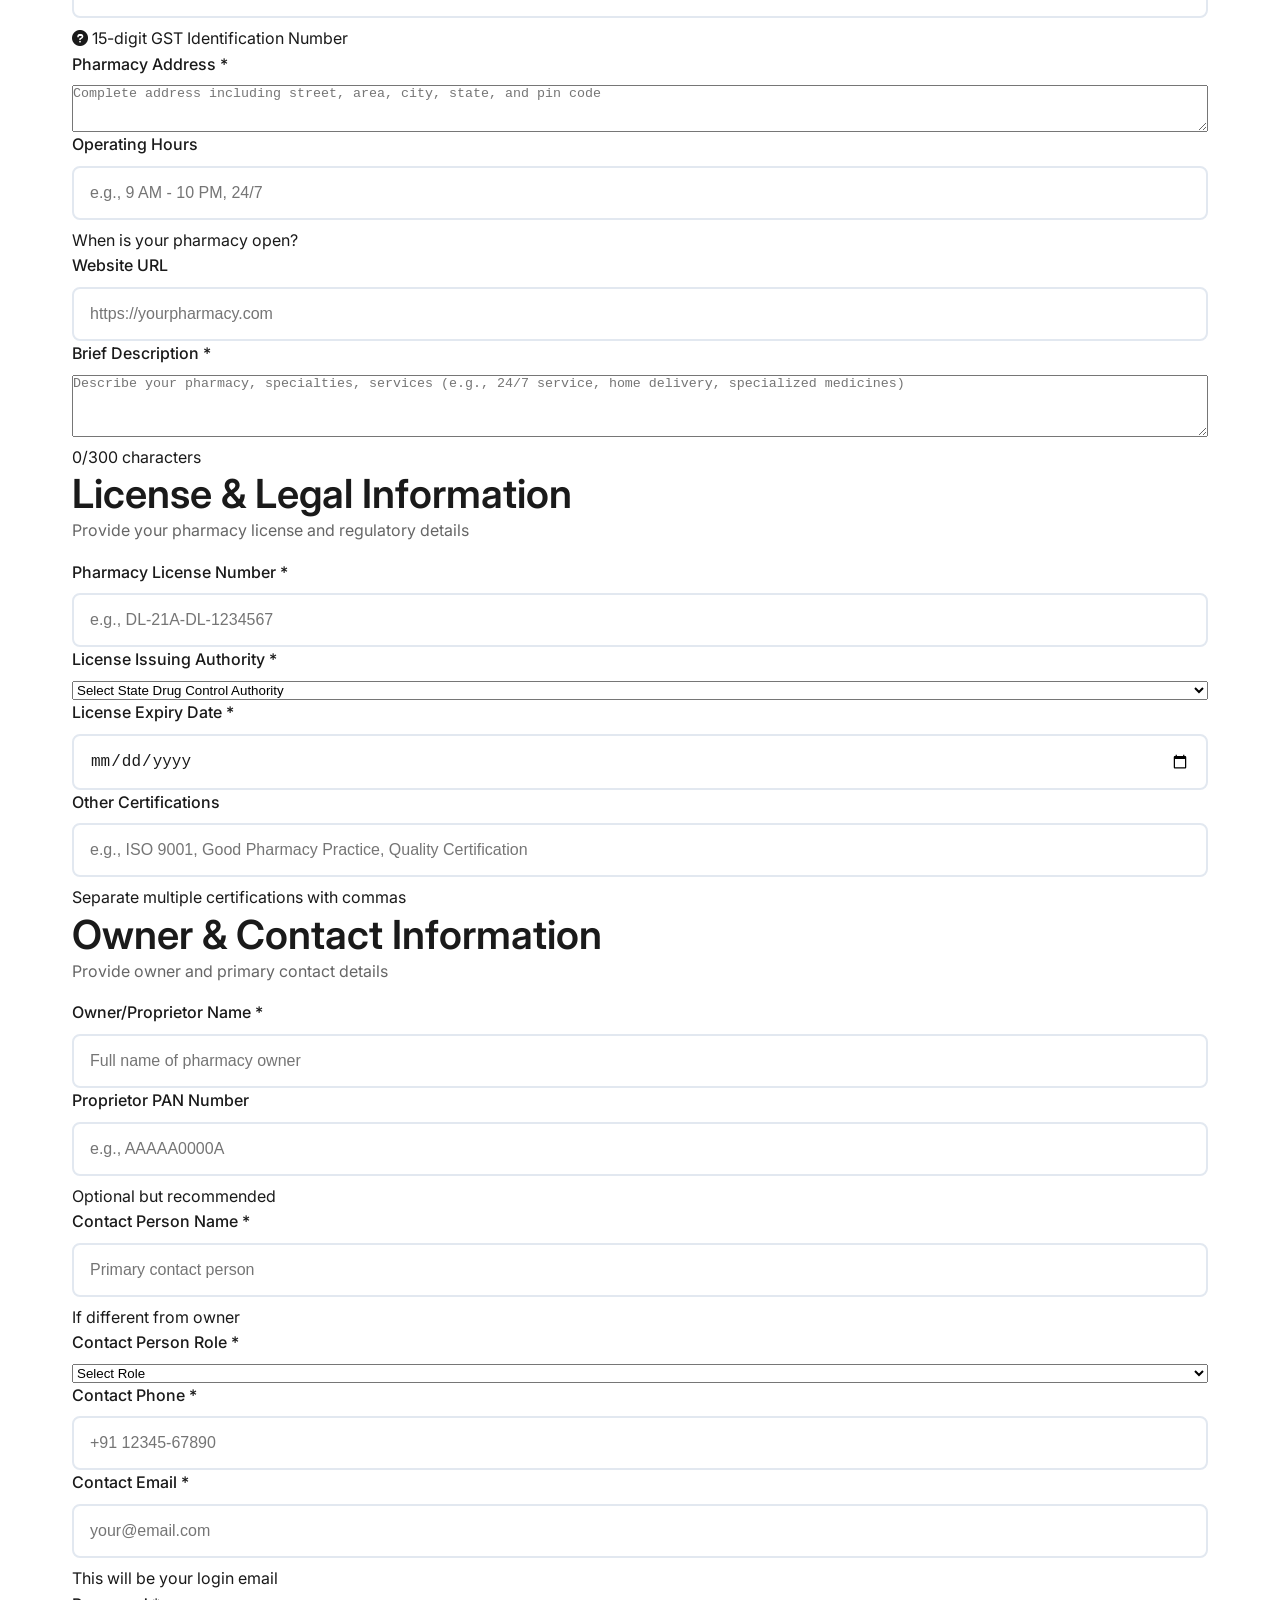
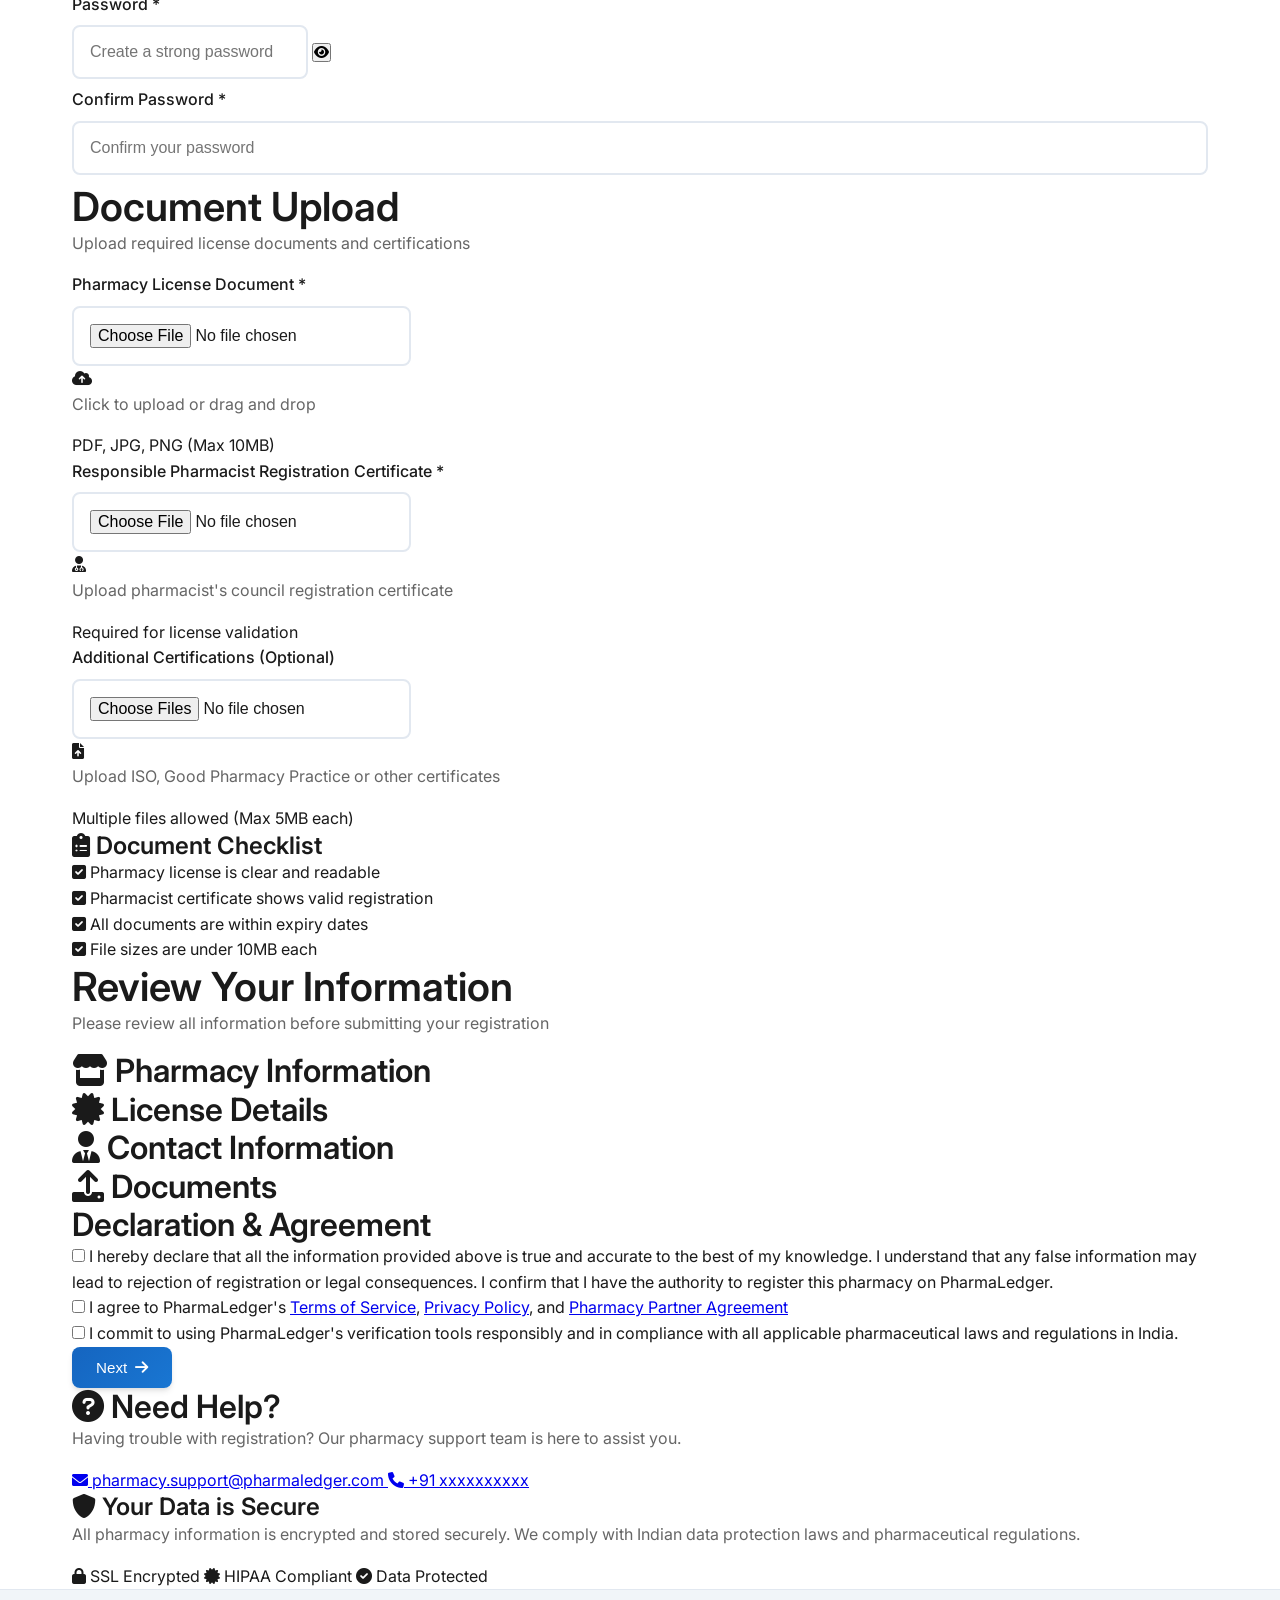
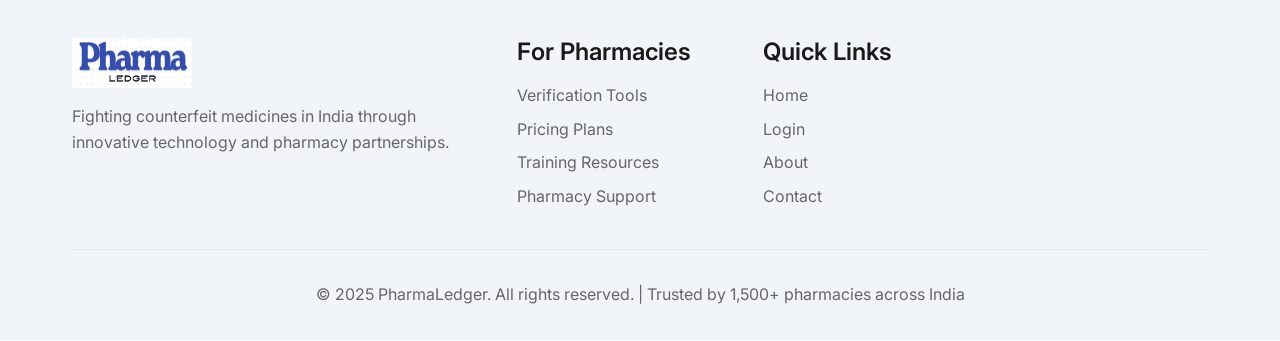
<file: html/pharmacy-registration.html>
<!DOCTYPE html>
<html lang="en" data-theme="light">

<head>
    <meta charset="UTF-8">
    <meta name="viewport" content="width=device-width, initial-scale=1.0">
    <meta name="description" content="Register your pharmacy with PharmaLedger for instant medicine verification">
    <title>Pharmacy Registration - PharmaLedger</title>
    <link rel="shortcut icon" href="/images/favicon.png" type="image/x-icon">
    <link rel="stylesheet" href="/css/pharmacy-registration.css">
    <link href="https://cdnjs.cloudflare.com/ajax/libs/font-awesome/6.0.0/css/all.min.css" rel="stylesheet">
    <link href="https://fonts.googleapis.com/css2?family=Inter:wght@300;400;500;600;700;800&display=swap"
        rel="stylesheet">
</head>

<body>
    <nav class="navbar">
        <div class="nav-container">
            <div class="nav-logo">
                <a href="index.html" class="logo-link">
                    <img src="/images/favicon.png"
                        alt="PharmaLedger Logo">
                </a>
            </div>

            <div class="nav-auth">
                <button class="theme-toggle" id="theme-toggle" aria-label="Toggle theme">
                    <i class="fas fa-moon" id="theme-icon"></i>
                </button>
                <a href="login.html" class="btn btn-outline">
                    <i class="fas fa-sign-in-alt"></i>
                    Login
                </a>
                <a href="index.html" class="btn btn-secondary">
                    <i class="fas fa-home"></i>
                    Home
                </a>
            </div>
        </div>
    </nav>

    <section class="registration-header">
        <div class="container">
            <div class="header-content">
                <div class="header-text">
                    <h1>Register Your Pharmacy</h1>
                    <p>Join India's most trusted medicine verification network and provide your customers with instant
                        authenticity checking</p>

                    <div class="benefits-grid">
                        <div class="benefit-item">
                            <i class="fas fa-shield-alt"></i>
                            <span>Instant Verification</span>
                        </div>
                        <div class="benefit-item">
                            <i class="fas fa-qrcode"></i>
                            <span>QR Code Scanning</span>
                        </div>
                        <div class="benefit-item">
                            <i class="fas fa-chart-bar"></i>
                            <span>Bulk Verification</span>
                        </div>
                        <div class="benefit-item">
                            <i class="fas fa-history"></i>
                            <span>Verification History</span>
                        </div>
                        <div class="benefit-item">
                            <i class="fas fa-mobile-alt"></i>
                            <span>Mobile Friendly</span>
                        </div>
                    </div>
                </div>
                <div class="header-visual">
                    <div class="value-proposition">
                        <h3>Why Pharmacies Choose PharmaLedger?</h3>
                        <div class="value-list">
                            <div class="value-item">
                                <i class="fas fa-check-circle"></i>
                                <div class="value-content">
                                    <h4>Build Customer Trust</h4>
                                    <p>Show customers you care about their safety with verified medicines</p>
                                </div>
                            </div>
                            <div class="value-item">
                                <i class="fas fa-check-circle"></i>
                                <div class="value-content">
                                    <h4>Prevent Legal Issues</h4>
                                    <p>Avoid selling counterfeit medicines and protect your license</p>
                                </div>
                            </div>
                            <div class="value-item">
                                <i class="fas fa-check-circle"></i>
                                <div class="value-content">
                                    <h4>Competitive Advantage</h4>
                                    <p>Stand out from competitors with verified medicine guarantee</p>
                                </div>
                            </div>
                            <div class="value-item">
                                <i class="fas fa-check-circle"></i>
                                <div class="value-content">
                                    <h4>Easy Integration</h4>
                                    <p>Simple tools that work on any device, no special equipment needed</p>
                                </div>
                            </div>
                        </div>
                    </div>
                </div>
            </div>
        </div>
    </section>

    <section class="progress-section">
        <div class="container">
            <div class="progress-container">
                <div class="progress-step active" data-step="1">
                    <div class="step-icon">
                        <i class="fas fa-store"></i>
                    </div>
                    <span class="step-label">Pharmacy Info</span>
                </div>
                <div class="progress-step" data-step="2">
                    <div class="step-icon">
                        <i class="fas fa-certificate"></i>
                    </div>
                    <span class="step-label">License Details</span>
                </div>
                <div class="progress-step" data-step="3">
                    <div class="step-icon">
                        <i class="fas fa-user-tie"></i>
                    </div>
                    <span class="step-label">Contact & Owner</span>
                </div>
                <div class="progress-step" data-step="4">
                    <div class="step-icon">
                        <i class="fas fa-upload"></i>
                    </div>
                    <span class="step-label">Documents</span>
                </div>
                <div class="progress-step" data-step="5">
                    <div class="step-icon">
                        <i class="fas fa-check-circle"></i>
                    </div>
                    <span class="step-label">Review</span>
                </div>
            </div>
        </div>
    </section>

    <section class="registration-form-section">
        <div class="container">
            <div class="form-container">
                <form class="registration-form" id="pharmacy-registration-form">

                    <div class="form-step active" id="step-1">
                        <div class="step-header">
                            <h2>Pharmacy Information</h2>
                            <p>Please provide your pharmacy's basic details</p>
                        </div>

                        <div class="form-grid">
                            <div class="form-group span-2">
                                <label for="pharmacy-name">Pharmacy Name <span class="required">*</span></label>
                                <input type="text" id="pharmacy-name" name="pharmacy-name"
                                    placeholder="e.g., Apollo Pharmacy, MedPlus, City Medical Store" required>
                                <span class="help-text">Official registered name of your pharmacy</span>
                            </div>

                            <div class="form-group">
                                <label for="pharmacy-type">Pharmacy Type <span class="required">*</span></label>
                                <select id="pharmacy-type" name="pharmacy-type" required>
                                    <option value="">Select Type</option>
                                    <option value="retail">Retail Pharmacy</option>
                                    <option value="wholesale">Wholesale Pharmacy</option>
                                    <option value="hospital">Hospital Pharmacy</option>
                                    <option value="online">Online Pharmacy</option>
                                    <option value="chain">Chain Pharmacy</option>
                                </select>
                            </div>

                            <div class="form-group">
                                <label for="gstin">GSTIN Number <span class="required">*</span></label>
                                <input type="text" id="gstin" name="gstin" placeholder="e.g., 22AAAAA0000A1Z5" required>
                                <div class="tooltip">
                                    <i class="fas fa-question-circle"></i>
                                    <span class="tooltip-text">15-digit GST Identification Number</span>
                                </div>
                            </div>

                            <div class="form-group span-2">
                                <label for="pharmacy-address">Pharmacy Address <span class="required">*</span></label>
                                <textarea id="pharmacy-address" name="pharmacy-address" rows="3"
                                    placeholder="Complete address including street, area, city, state, and pin code"
                                    required></textarea>
                            </div>

                            <div class="form-group">
                                <label for="operating-hours">Operating Hours</label>
                                <input type="text" id="operating-hours" name="operating-hours"
                                    placeholder="e.g., 9 AM - 10 PM, 24/7">
                                <span class="help-text">When is your pharmacy open?</span>
                            </div>

                            <div class="form-group">
                                <label for="website">Website URL</label>
                                <input type="url" id="website" name="website" placeholder="https://yourpharmacy.com">
                            </div>

                            <div class="form-group span-2">
                                <label for="pharmacy-description">Brief Description <span
                                        class="required">*</span></label>
                                <textarea id="pharmacy-description" name="pharmacy-description" rows="4"
                                    placeholder="Describe your pharmacy, specialties, services (e.g., 24/7 service, home delivery, specialized medicines)"
                                    required></textarea>
                                <div class="character-count">
                                    <span id="description-count">0</span>/300 characters
                                </div>
                            </div>
                        </div>
                    </div>

                    <div class="form-step" id="step-2">
                        <div class="step-header">
                            <h2>License & Legal Information</h2>
                            <p>Provide your pharmacy license and regulatory details</p>
                        </div>

                        <div class="form-grid">
                            <div class="form-group">
                                <label for="license-number">Pharmacy License Number <span
                                        class="required">*</span></label>
                                <input type="text" id="license-number" name="license-number"
                                    placeholder="e.g., DL-21A-DL-1234567" required>
                            </div>

                            <div class="form-group">
                                <label for="license-authority">License Issuing Authority <span
                                        class="required">*</span></label>
                                <select id="license-authority" name="license-authority" required>
                                    <option value="">Select State Drug Control Authority</option>
                                    <option value="andhra-pradesh">Andhra Pradesh Drug Control</option>
                                    <option value="assam">Assam Drug Control</option>
                                    <option value="bihar">Bihar Drug Control</option>
                                    <option value="chhattisgarh">Chhattisgarh Drug Control</option>
                                    <option value="delhi">Delhi Drug Control</option>
                                    <option value="goa">Goa Drug Control</option>
                                    <option value="gujarat">Gujarat Drug Control</option>
                                    <option value="haryana">Haryana Drug Control</option>
                                    <option value="himachal">Himachal Pradesh Drug Control</option>
                                    <option value="jharkhand">Jharkhand Drug Control</option>
                                    <option value="karnataka">Karnataka Drug Control</option>
                                    <option value="kerala">Kerala Drug Control</option>
                                    <option value="madhya-pradesh">Madhya Pradesh Drug Control</option>
                                    <option value="maharashtra">Maharashtra FDA</option>
                                    <option value="manipur">Manipur Drug Control</option>
                                    <option value="meghalaya">Meghalaya Drug Control</option>
                                    <option value="mizoram">Mizoram Drug Control</option>
                                    <option value="nagaland">Nagaland Drug Control</option>
                                    <option value="odisha">Odisha Drug Control</option>
                                    <option value="punjab">Punjab Drug Control</option>
                                    <option value="rajasthan">Rajasthan Drug Control</option>
                                    <option value="sikkim">Sikkim Drug Control</option>
                                    <option value="tamil-nadu">Tamil Nadu Drug Control</option>
                                    <option value="telangana">Telangana Drug Control</option>
                                    <option value="tripura">Tripura Drug Control</option>
                                    <option value="uttar-pradesh">Uttar Pradesh Drug Control</option>
                                    <option value="uttarakhand">Uttarakhand Drug Control</option>
                                    <option value="west-bengal">West Bengal Drug Control</option>
                                    <option value="other">Other</option>
                                </select>
                            </div>

                            <div class="form-group">
                                <label for="license-expiry">License Expiry Date <span class="required">*</span></label>
                                <input type="date" id="license-expiry" name="license-expiry" required>
                            </div>

                            <div class="form-group">
                                <label for="other-certifications">Other Certifications</label>
                                <input type="text" id="other-certifications" name="other-certifications"
                                    placeholder="e.g., ISO 9001, Good Pharmacy Practice, Quality Certification">
                                <span class="help-text">Separate multiple certifications with commas</span>
                            </div>
                        </div>
                    </div>

                    <div class="form-step" id="step-3">
                        <div class="step-header">
                            <h2>Owner & Contact Information</h2>
                            <p>Provide owner and primary contact details</p>
                        </div>

                        <div class="form-grid">
                            <div class="form-group">
                                <label for="owner-name">Owner/Proprietor Name <span class="required">*</span></label>
                                <input type="text" id="owner-name" name="owner-name"
                                    placeholder="Full name of pharmacy owner" required>
                            </div>

                            <div class="form-group">
                                <label for="owner-pan">Proprietor PAN Number</label>
                                <input type="text" id="owner-pan" name="owner-pan" placeholder="e.g., AAAAA0000A">
                                <span class="help-text">Optional but recommended</span>
                            </div>

                            <div class="form-group">
                                <label for="contact-name">Contact Person Name <span class="required">*</span></label>
                                <input type="text" id="contact-name" name="contact-name"
                                    placeholder="Primary contact person" required>
                                <span class="help-text">If different from owner</span>
                            </div>

                            <div class="form-group">
                                <label for="contact-designation">Contact Person Role <span
                                        class="required">*</span></label>
                                <select id="contact-designation" name="contact-designation" required>
                                    <option value="">Select Role</option>
                                    <option value="owner">Owner/Proprietor</option>
                                    <option value="pharmacist">Pharmacist</option>
                                    <option value="manager">Store Manager</option>
                                    <option value="supervisor">Supervisor</option>
                                    <option value="other">Other</option>
                                </select>
                            </div>

                            <div class="form-group">
                                <label for="contact-phone">Contact Phone <span class="required">*</span></label>
                                <input type="tel" id="contact-phone" name="contact-phone" placeholder="+91 12345-67890"
                                    required>
                            </div>

                            <div class="form-group">
                                <label for="contact-email">Contact Email <span class="required">*</span></label>
                                <input type="email" id="contact-email" name="contact-email" placeholder="your@email.com"
                                    required>
                                <span class="help-text">This will be your login email</span>
                            </div>

                            <div class="form-group">
                                <label for="password">Password <span class="required">*</span></label>
                                <div class="password-wrapper">
                                    <input type="password" id="password" name="password"
                                        placeholder="Create a strong password" required>
                                    <button type="button" class="password-toggle" id="password-toggle">
                                        <i class="fas fa-eye"></i>
                                    </button>
                                </div>
                                <div class="password-strength" id="password-strength"></div>
                            </div>

                            <div class="form-group">
                                <label for="confirm-password">Confirm Password <span class="required">*</span></label>
                                <input type="password" id="confirm-password" name="confirm-password"
                                    placeholder="Confirm your password" required>
                                <div class="password-match" id="password-match"></div>
                            </div>
                        </div>
                    </div>

                    <div class="form-step" id="step-4">
                        <div class="step-header">
                            <h2>Document Upload</h2>
                            <p>Upload required license documents and certifications</p>
                        </div>

                        <div class="form-grid">
                            <div class="form-group span-2">
                                <label for="license-document">Pharmacy License Document <span
                                        class="required">*</span></label>
                                <div class="file-upload-area" id="license-upload">
                                    <input type="file" id="license-document" name="license-document"
                                        accept=".pdf,.jpg,.jpeg,.png" required>
                                    <div class="upload-content">
                                        <i class="fas fa-cloud-upload-alt"></i>
                                        <p>Click to upload or drag and drop</p>
                                        <span>PDF, JPG, PNG (Max 10MB)</span>
                                    </div>
                                    <div class="file-preview" style="display: none;"></div>
                                </div>
                            </div>

                            <div class="form-group span-2">
                                <label for="pharmacist-certificate">Responsible Pharmacist Registration Certificate
                                    <span class="required">*</span></label>
                                <div class="file-upload-area" id="pharmacist-upload">
                                    <input type="file" id="pharmacist-certificate" name="pharmacist-certificate"
                                        accept=".pdf,.jpg,.jpeg,.png" required>
                                    <div class="upload-content">
                                        <i class="fas fa-user-md"></i>
                                        <p>Upload pharmacist's council registration certificate</p>
                                        <span>Required for license validation</span>
                                    </div>
                                    <div class="file-preview" style="display: none;"></div>
                                </div>
                            </div>

                            <div class="form-group span-2">
                                <label for="other-documents">Additional Certifications (Optional)</label>
                                <div class="file-upload-area" id="other-upload">
                                    <input type="file" id="other-documents" name="other-documents"
                                        accept=".pdf,.jpg,.jpeg,.png" multiple>
                                    <div class="upload-content">
                                        <i class="fas fa-file-upload"></i>
                                        <p>Upload ISO, Good Pharmacy Practice or other certificates</p>
                                        <span>Multiple files allowed (Max 5MB each)</span>
                                    </div>
                                    <div class="files-preview" style="display: none;"></div>
                                </div>
                            </div>

                            <div class="form-group span-2">
                                <div class="document-checklist">
                                    <h4><i class="fas fa-clipboard-list"></i> Document Checklist</h4>
                                    <div class="checklist-items">
                                        <div class="checklist-item">
                                            <i class="fas fa-square-check"></i>
                                            <span>Pharmacy license is clear and readable</span>
                                        </div>
                                        <div class="checklist-item">
                                            <i class="fas fa-square-check"></i>
                                            <span>Pharmacist certificate shows valid registration</span>
                                        </div>
                                        <div class="checklist-item">
                                            <i class="fas fa-square-check"></i>
                                            <span>All documents are within expiry dates</span>
                                        </div>
                                        <div class="checklist-item">
                                            <i class="fas fa-square-check"></i>
                                            <span>File sizes are under 10MB each</span>
                                        </div>
                                    </div>
                                </div>
                            </div>
                        </div>
                    </div>

                    <div class="form-step" id="step-5">
                        <div class="step-header">
                            <h2>Review Your Information</h2>
                            <p>Please review all information before submitting your registration</p>
                        </div>

                        <div class="review-sections">
                            <div class="review-section">
                                <h3><i class="fas fa-store"></i> Pharmacy Information</h3>
                                <div class="review-grid" id="review-pharmacy"></div>
                            </div>

                            <div class="review-section">
                                <h3><i class="fas fa-certificate"></i> License Details</h3>
                                <div class="review-grid" id="review-license"></div>
                            </div>

                            <div class="review-section">
                                <h3><i class="fas fa-user-tie"></i> Contact Information</h3>
                                <div class="review-grid" id="review-contact"></div>
                            </div>

                            <div class="review-section">
                                <h3><i class="fas fa-upload"></i> Documents</h3>
                                <div class="review-grid" id="review-documents"></div>
                            </div>
                        </div>

                        <div class="declaration-section">
                            <h3>Declaration & Agreement</h3>
                            <div class="declaration-content">
                                <label class="checkbox-wrapper">
                                    <input type="checkbox" id="declaration" name="declaration" required>
                                    <span class="checkmark"></span>
                                    <span class="declaration-text">
                                        I hereby declare that all the information provided above is true and accurate to
                                        the best of my knowledge.
                                        I understand that any false information may lead to rejection of registration or
                                        legal consequences.
                                        I confirm that I have the authority to register this pharmacy on PharmaLedger.
                                    </span>
                                </label>
                            </div>

                            <div class="terms-section">
                                <label class="checkbox-wrapper">
                                    <input type="checkbox" id="terms" name="terms" required>
                                    <span class="checkmark"></span>
                                    <span class="terms-text">
                                        I agree to PharmaLedger's <a href="#terms" target="_blank">Terms of Service</a>,
                                        <a href="#privacy" target="_blank">Privacy Policy</a>, and
                                        <a href="#pharmacy-agreement" target="_blank">Pharmacy Partner Agreement</a>
                                    </span>
                                </label>
                            </div>

                            <div class="compliance-section">
                                <label class="checkbox-wrapper">
                                    <input type="checkbox" id="compliance" name="compliance" required>
                                    <span class="checkmark"></span>
                                    <span class="compliance-text">
                                        I commit to using PharmaLedger's verification tools responsibly and in
                                        compliance with
                                        all applicable pharmaceutical laws and regulations in India.
                                    </span>
                                </label>
                            </div>
                        </div>
                    </div>
                    <div class="form-navigation">
                        <button type="button" class="btn btn-secondary" id="prev-btn" style="display: none;">
                            <i class="fas fa-arrow-left"></i>
                            Previous
                        </button>

                        <button type="button" class="btn btn-primary" id="next-btn">
                            Next
                            <i class="fas fa-arrow-right"></i>
                        </button>

                        <button type="submit" class="btn btn-success" id="submit-btn" style="display: none;">
                            <i class="fas fa-paper-plane"></i>
                            Submit Registration
                        </button>
                    </div>
                </form>

                <div class="success-message" id="success-message" style="display: none;">
                    <div class="success-content">
                        <i class="fas fa-check-circle"></i>
                        <h2>Registration Submitted Successfully!</h2>
                        <p>Thank you for registering your pharmacy with PharmaLedger. Your application is now under
                            review.</p>
                        <div class="next-steps">
                            <h3>What's Next?</h3>
                            <ul>
                                <li>Our team will verify your documents within 1-2 business days</li>
                                <li>You'll receive an email confirmation once approved</li>
                                <li>After approval, you'll get access to verification tools</li>
                                <li>We'll provide training materials and support</li>
                            </ul>
                        </div>
                        <div class="success-actions">
                            <a href="login.html" class="btn btn-primary">Go to Login</a>
                            <a href="index.html" class="btn btn-outline">Back to Home</a>
                        </div>
                    </div>
                </div>
            </div>

            <div class="help-section">
                <div class="help-card">
                    <h3><i class="fas fa-question-circle"></i> Need Help?</h3>
                    <p>Having trouble with registration? Our pharmacy support team is here to assist you.</p>
                    <div class="help-options">
                        <a href="mailto:pharmacy.support@pharmaledger.com" class="help-link">
                            <i class="fas fa-envelope"></i>
                            pharmacy.support@pharmaledger.com
                        </a>
                        <a href="tel:+91 xxxxxxxxxx" class="help-link">
                            <i class="fas fa-phone"></i>
                            +91 xxxxxxxxxx
                        </a>
                        
                    </div>
                </div>

                <div class="security-info">
                    <h4><i class="fas fa-shield-alt"></i> Your Data is Secure</h4>
                    <p>All pharmacy information is encrypted and stored securely. We comply with Indian data protection
                        laws and pharmaceutical regulations.</p>
                    <div class="security-badges">
                        <span class="badge"><i class="fas fa-lock"></i> SSL Encrypted</span>
                        <span class="badge"><i class="fas fa-certificate"></i> HIPAA Compliant</span>
                        <span class="badge"><i class="fas fa-check-circle"></i> Data Protected</span>
                    </div>
                </div>
            </div>
        </div>
    </section>

    <footer class="footer">
        <div class="container">
            <div class="footer-content">
                <div class="footer-section">
                    <div class="footer-logo">
                        <img src="/images/favicon.png"
                            alt="PharmaLedger">
                    </div>
                    <p>Fighting counterfeit medicines in India through innovative technology and pharmacy partnerships.
                    </p>
                </div>
                <div class="footer-section">
                    <h4>For Pharmacies</h4>
                    <ul>
                        <li><a href="#features">Verification Tools</a></li>
                        <li><a href="#pricing">Pricing Plans</a></li>
                        <li><a href="#training">Training Resources</a></li>
                        <li><a href="#support">Pharmacy Support</a></li>
                    </ul>
                </div>
                <div class="footer-section">
                    <h4>Quick Links</h4>
                    <ul>
                        <li><a href="index.html">Home</a></li>
                        <li><a href="login.html">Login</a></li>
                        <li><a href="#about">About</a></li>
                        <li><a href="#contact">Contact</a></li>
                    </ul>
                </div>
            </div>
            <div class="footer-bottom">
                <p>&copy; 2025 PharmaLedger. All rights reserved. | Trusted by 1,500+ pharmacies across India</p>
            </div>
        </div>
    </footer>

    <div class="loading-overlay" id="loading-overlay" style="display: none;">
        <div class="loading-content">
            <div class="loading-spinner"></div>
            <h3>Processing Registration...</h3>
            <p>Please wait while we submit your pharmacy information</p>
        </div>
    </div>

    <script src="/js/pharmacy-registration.js"></script>
</body>

</html>
</file>
<file: css/style.css>
* {
    margin: 0;
    padding: 0;
    box-sizing: border-box;
}

html {
    font-size: 16px;
    scroll-behavior: smooth;
    overflow-x: hidden;
}

body {
    font-family: 'Inter', -apple-system, BlinkMacSystemFont, 'Segoe UI', Roboto, sans-serif;
    line-height: 1.6;
    color: var(--text-primary);
    background: var(--bg-primary);
    transition: all 0.3s ease;
    overflow-x: hidden;
}

:root {
    --primary: #1565C0;
    --secondary: #4CAF50;
    --accent: #FF5722;
    --success: #4CAF50;
    --warning: #FF9800;
    --danger: #F44336;

    --text-primary: #1a1a1a;
    --text-secondary: #666666;
    --text-light: #999999;

    --bg-primary: #ffffff;
    --bg-secondary: #f8fafc;
    --bg-tertiary: #f1f5f9;

    --border-light: #e2e8f0;
    --border-medium: #cbd5e1;

    --shadow-sm: 0 1px 2px 0 rgba(0, 0, 0, 0.05);
    --shadow-md: 0 4px 6px -1px rgba(0, 0, 0, 0.1), 0 2px 4px -1px rgba(0, 0, 0, 0.06);
    --shadow-lg: 0 10px 15px -3px rgba(0, 0, 0, 0.1), 0 4px 6px -2px rgba(0, 0, 0, 0.05);
    --shadow-xl: 0 20px 25px -5px rgba(0, 0, 0, 0.1), 0 10px 10px -5px rgba(0, 0, 0, 0.04);
}

[data-theme="dark"] {
    --text-primary: #f1f9f7;
    --text-secondary: #708eef;
    --text-light: #94a3b8;

    --bg-primary: #0f172a;
    --bg-secondary: #1e293b;
    --bg-tertiary: #334155;

    --border-light: #334155;
    --border-medium: #475569;

    --shadow-sm: 0 1px 2px 0 rgba(0, 0, 0, 0.3);
    --shadow-md: 0 4px 6px -1px rgba(0, 0, 0, 0.3), 0 2px 4px -1px rgba(0, 0, 0, 0.2);
    --shadow-lg: 0 10px 15px -3px rgba(0, 0, 0, 0.3), 0 4px 6px -2px rgba(0, 0, 0, 0.2);
    --shadow-xl: 0 20px 25px -5px rgba(0, 0, 0, 0.4), 0 10px 10px -5px rgba(0, 0, 0, 0.3);
}

h1,
h2,
h3,
h4,
h5,
h6 {
    font-weight: 600;
    line-height: 1.2;
    color: var(--text-primary);
}

h1 {
    font-size: 3.5rem;
}

h2 {
    font-size: 2.5rem;
}

h3 {
    font-size: 2rem;
}

h4 {
    font-size: 1.5rem;
}

h5 {
    font-size: 1.25rem;
}

h6 {
    font-size: 1rem;
}

p {
    color: var(--text-secondary);
    margin-bottom: 1rem;
}

.container {
    max-width: 1200px;
    margin: 0 auto;
    padding: 0 2rem;
}

.btn {
    display: inline-flex;
    align-items: center;
    gap: 0.5rem;
    padding: 0.75rem 1.5rem;
    border: none;
    border-radius: 0.5rem;
    font-weight: 500;
    font-size: 0.95rem;
    text-decoration: none;
    cursor: default;
    transition: all 0.3s ease-in;
    white-space: nowrap;
}

.btn-primary {
    background: linear-gradient(135deg, var(--primary) 0%, #1976D2 100%);
    color: white;
    box-shadow: var(--shadow-md);
}

.btn-primary:hover {
    transform: translateY(-2px);
    box-shadow: var(--shadow-lg);
    background: linear-gradient(135deg, #1976D2 0%, var(--primary) 100%);
}

.btn-outline {
    background: transparent;
    color: var(--primary);
    border: 2px solid var(--primary);
    backdrop-filter: blur(10px);
}

.btn-outline:hover {
    background: var(--primary);
    color: white;
    transform: translateY(-1px);
    box-shadow: var(--shadow-md);
}

.btn-large {
    padding: 1rem 2rem;
    font-size: 1.1rem;
}

.navbar {
    position: fixed;
    top: 0;
    left: 0;
    right: 0;
    background: rgba(255, 255, 255, 0.95);
    backdrop-filter: blur(20px);
    border-bottom: 1px solid var(--border-light);
    z-index: 1000;
    transition: all 0.3s ease;
}

[data-theme="dark"] .navbar {
    background: rgba(15, 23, 42, 0.95);
}

.navbar.scrolled {
    background: rgba(255, 255, 255, 0.8);
    box-shadow: var(--shadow-md);
}

[data-theme="dark"] .navbar.scrolled {
    background: rgba(15, 23, 42, 0.9);
}

.nav-container {
    display: flex;
    align-items: center;
    justify-content: space-between;
    padding: 1rem 2rem;
    max-width: 1200px;
    margin: 0 auto;
}

.nav-logo {
    display: flex;
    align-items: center;
    gap: 0.75rem;
    font-weight: 700;
    font-size: 1.5rem;
    color: var(--primary);
    /* visibility: hidden; */
}

.nav-logo img {
    /* visibility: visible; */
    width: 120px;
    height: 50px;
}

.nav-menu {
    display: flex;
    gap: 2rem;
}

.nav-link {
    color: var(--text-primary);
    text-decoration: none;
    font-weight: 500;
    position: relative;
    transition: all 0.3s ease;
}

.nav-link:hover {
    color: var(--text-secondary);
}

.nav-link::after {
    content: '';
    position: absolute;
    bottom: -5px;
    left: 0;
    width: 0;
    height: 2px;
    background: var(--primary);
    transition: width 0.3s ease;
}

.nav-link:hover::after {
    width: 100%;
}

.nav-auth {
    display: flex;
    align-items: center;
    gap: 1rem;
}

.theme-toggle {
    background: var(--bg-secondary);
    border: 2px solid var(--border-light);
    border-radius: 50%;
    width: 40px;
    height: 40px;
    display: flex;
    align-items: center;
    justify-content: center;
    cursor: pointer;
    color: var(--text-secondary);
    transition: all 0.3s ease;
}

.theme-toggle:hover {
    background: var(--text-primary);
    color: var(--bg-primary);
    border-color: var(--primary);
    transform: rotate(90deg);
    transition: transform 0.6s, color 0.6s, background 0.5s;
}

.mobile-menu-toggle {
    display: none;
    flex-direction: column;
    cursor: pointer;
    padding: 0.25rem;
}

.mobile-menu-toggle span {
    width: 25px;
    height: 3px;
    background: var(--text-primary);
    margin: 2px 0;
    transition: 0.3s;
    border-radius: 2px;
}

.hero {
    /* position: relative; */
    min-height: 100vh;
    display: flex;
    align-items: center;
    padding: 8rem 0 4rem;
    overflow: hidden;
}

.hero-container {
    position: relative;
    z-index: 2;
    width: 100%;
    max-width: 1200px;
    margin: 0 auto;
    padding: 0 2rem;
}

.hero-content {
    display: grid;
    grid-template-columns: 1fr 1fr;
    gap: 4rem;
    align-items: center;
}

.hero-title {
    font-size: 4rem;
    font-weight: 700;
    line-height: 1.1;
    margin-bottom: 1.5rem;
}

.text-gradient {
    background: linear-gradient(135deg, var(--primary) 0%, var(--secondary) 100%);
    -webkit-background-clip: text;
    -webkit-text-fill-color: transparent;
    background-clip: text;
}

.hero-subtitle {
    font-size: 1.25rem;
    color: var(--text-secondary);
    margin-bottom: 2rem;
    line-height: 1.6;
}

.hero-stats {
    display: flex;
    gap: 3rem;
    margin-bottom: 3rem;
}

.stat-item {
    text-align: left;
}

.stat-number {
    display: block;
    font-size: 2rem;
    font-weight: 700;
    color: var(--primary);
    line-height: 1;
}

.stat-label {
    font-size: 0.9rem;
    color: var(--text-secondary);
}

.hero-actions {
    display: flex;
    gap: 1rem;
    flex-wrap: wrap;
}

.hero-visual {
    position: relative;
    height: 500px;
}

.hero-graphic {
    position: relative;
    width: 100%;
    height: 100%;
    display: flex;
    align-items: center;
    justify-content: center;
}

.floating-card {
    position: absolute;
    background: var(--bg-primary);
    border: 1px solid var(--border-light);
    border-radius: 1rem;
    padding: 1.5rem;
    display: flex;
    align-items: center;
    gap: 1rem;
    box-shadow: var(--shadow-lg);
    animation: float 6s ease-in-out infinite;
}

.floating-card i {
    font-size: 1.5rem;
    color: var(--primary);
}

.card-1 {
    top: 20%;
    left: 10%;
    animation-delay: 0s;
}

.card-2 {
    top: 40%;
    right: 23%;
    animation-delay: 2s;
}

.card-3 {
    bottom: 20%;
    left: 20%;
    animation-delay: 4s;
}

.card-4 {
    right: 10%;
    bottom: 70%;
    animation-delay: 4s;
}

.card-5 {
    bottom: 10%;
    right: 10%;

}

@keyframes float {

    0%,
    100% {
        transform: translateY(0px);
    }

    50% {
        transform: translateY(-20px);
    }
}

.hero-background {
    position: absolute;
    top: 0;
    left: 0;
    right: 0;
    bottom: 0;
    z-index: 1;
    overflow: hidden;
}

.bg-gradient-1 {
    position: absolute;
    top: -50%;
    right: -50%;
    width: 100%;
    height: 100%;
    background: radial-gradient(circle, rgba(21, 101, 192, 0.1) 0%, transparent 70%);
    animation: rotate 20s linear infinite;
}

.bg-gradient-2 {
    position: absolute;
    bottom: -50%;
    left: -50%;
    width: 100%;
    height: 100%;
    background: radial-gradient(circle, rgba(76, 175, 80, 0.1) 0%, transparent 70%);
    animation: rotate 25s linear infinite reverse;
}

@keyframes rotate {
    from {
        transform: rotate(0deg);
    }

    to {
        transform: rotate(360deg);
    }
}

.verification-section {
    padding: 5rem 0;
    background: var(--bg-secondary);
}

.section-header {
    text-align: center;
    margin-bottom: 4rem;
}

.section-header h2 {
    margin-bottom: 1rem;
}

.section-header p {
    font-size: 1.1rem;
    color: var(--text-secondary);
}

.verification-card {
    background: var(--bg-primary);
    border-radius: 1rem;
    box-shadow: var(--shadow-lg);
    padding: 2rem;
    max-width: 600px;
    margin: 0 auto;
}

.verification-tabs {
    display: flex;
    margin-bottom: 2rem;
    background: var(--bg-secondary);
    border-radius: 0.5rem;
    padding: 0.25rem;
}

.tab-btn {
    flex: 1;
    background: transparent;
    border: none;
    padding: 1rem;
    border-radius: 0.375rem;
    font-weight: 500;
    cursor: pointer;
    transition: all 0.3s ease;
    color: var(--text-secondary);
    display: flex;
    align-items: center;
    justify-content: center;
    gap: 0.5rem;
}

.tab-btn.active {
    background: var(--primary);
    color: white;
    box-shadow: var(--shadow-sm);
}

.tab-content {
    display: none;
}

.tab-content.active {
    display: block;
    animation: fadeIn 0.3s ease;
}

@keyframes fadeIn {
    from {
        opacity: 0;
        transform: translateY(10px);
    }

    to {
        opacity: 1;
        transform: translateY(0);
    }
}

.verification-form {
    display: flex;
    flex-direction: column;
    gap: 1.5rem;
}

.form-group {
    display: flex;
    flex-direction: column;
    gap: 0.5rem;
}

.form-group label {
    font-weight: 500;
    color: var(--text-primary);
}

.form-group input {
    padding: 1rem;
    border: 2px solid var(--border-light);
    border-radius: 0.5rem;
    font-size: 1rem;
    background: var(--bg-primary);
    color: var(--text-primary);
    transition: all 0.3s ease;
}

.form-group input:focus {
    outline: none;
    border-color: var(--primary);
    box-shadow: 0 0 0 3px rgba(21, 101, 192, 0.1);
}

.qr-scanner {
    text-align: center;
    padding: 2rem;
}

.scanner-placeholder {
    display: flex;
    flex-direction: column;
    align-items: center;
    gap: 1rem;
    color: var(--text-secondary);
}

.scanner-placeholder i {
    font-size: 3rem;
    color: var(--primary);
}

#qr-video {
    width: 100%;
    max-width: 300px;
    border-radius: 0.5rem;
}

.verification-result {
    background: var(--bg-secondary);
    border-radius: 0.5rem;
    padding: 1.5rem;
    margin-top: 1.5rem;
}

.result-content {
    display: flex;
    align-items: center;
    gap: 1rem;
}

.result-icon {
    font-size: 2rem;
    color: var(--success);
}

.result-text h4 {
    color: var(--text-primary);
    margin-bottom: 0.5rem;
}

.result-text p {
    color: var(--text-secondary);
    margin: 0;
}

.how-it-works {
    padding: 5rem 0;
    background: var(--bg-primary);
}

.steps-container {
    display: flex;
    align-items: center;
    justify-content: space-between;
    max-width: 1000px;
    margin: 0 auto;
    position: relative;
}

.step-item {
    display: flex;
    flex-direction: column;
    align-items: center;
    text-align: center;
    max-width: 200px;
    position: relative;
    z-index: 2;
}

.step-icon {
    width: 80px;
    height: 80px;
    background: linear-gradient(135deg, var(--primary) 0%, var(--secondary) 100%);
    border-radius: 50%;
    display: flex;
    align-items: center;
    justify-content: center;
    margin-bottom: 1rem;
    position: relative;
}

.step-icon::before {
    content: attr(data-step);
    position: absolute;
    top: -10px;
    right: -10px;
    width: 30px;
    height: 30px;
    background: var(--accent);
    border-radius: 50%;
    display: flex;
    align-items: center;
    justify-content: center;
    font-size: 0.8rem;
    font-weight: bold;
    color: white;
}

.step-icon i {
    font-size: 1.5rem;
    color: white;
}

.step-content h3 {
    margin-bottom: 0.5rem;
    font-size: 1.25rem;
}

.step-content p {
    font-size: 0.95rem;
    line-height: 1.5;
}

.step-connector {
    flex: 1;
    height: 2px;
    background: linear-gradient(90deg, var(--primary) 0%, var(--secondary) 100%);
    margin: 0 1rem;
    position: relative;
    z-index: 1;
}

.features {
    padding: 5rem 0;
    background: var(--bg-secondary);
}

.features-grid {
    display: grid;
    grid-template-columns: repeat(auto-fit, minmax(300px, 1fr));
    gap: 2rem;
    margin-top: 3rem;
}

.feature-card {
    background: var(--bg-primary);
    padding: 2rem;
    border-radius: 1rem;
    text-align: center;
    box-shadow: var(--shadow-md);
    transition: all 0.3s ease;
    border: 1px solid var(--border-light);
}

.feature-card:hover {
    transform: translateY(-5px);
    box-shadow: var(--shadow-xl);
}

.feature-icon {
    width: 60px;
    height: 60px;
    background: linear-gradient(135deg, var(--primary) 0%, var(--secondary) 100%);
    border-radius: 50%;
    display: flex;
    align-items: center;
    justify-content: center;
    margin: 0 auto 1.5rem;
}

.feature-icon i {
    font-size: 1.5rem;
    color: white;
}

.feature-card h3 {
    margin-bottom: 1rem;
    font-size: 1.25rem;
}

.feature-card p {
    color: var(--text-secondary);
    line-height: 1.6;
}

.statistics {
    padding: 3rem 0;
    background: linear-gradient(135deg, rgb(155, 223, 218) 0%, rgb(168, 208, 247) 100%);
    color: white;
}

.stats-grid {
    display: grid;
    grid-template-columns: repeat(auto-fit, minmax(200px, 1fr));
    gap: 2rem;
}

.stat-card {
    text-align: center;
    padding: 1.5rem;
}

.stat-number {
    font-size: 3rem;
    font-weight: 700;
    display: block;
    margin-bottom: 0.5rem;
}

.stat-label {
    font-size: 1rem;
    opacity: 0.9;
}

.stakeholders {
    padding: 5rem 0;
    background: var(--bg-primary);
}

.stakeholders-grid {
    display: grid;
    grid-template-columns: repeat(auto-fit, minmax(350px, 1fr));
    gap: 2rem;
    margin-top: 3rem;
}

.stakeholder-card {
    background: var(--bg-secondary);
    padding: 2.5rem;
    border-radius: 1rem;
    text-align: center;
    border: 1px solid var(--border-light);
    transition: all 0.3s ease;
}

.stakeholder-card:hover {
    transform: translateY(-5px);
    box-shadow: var(--shadow-lg);
}

.stakeholder-icon {
    width: 80px;
    height: 80px;
    background: linear-gradient(135deg, var(--primary) 0%, var(--secondary) 100%);
    border-radius: 50%;
    display: flex;
    align-items: center;
    justify-content: center;
    margin: 0 auto 1.5rem;
}

.stakeholder-icon i {
    font-size: 2rem;
    color: white;
}

.stakeholder-card h3 {
    margin-bottom: 1rem;
    font-size: 1.5rem;
}

.stakeholder-card>p {
    margin-bottom: 1.5rem;
    line-height: 1.6;

}

.benefits-list {
    list-style: none;
    text-align: left;
    margin-bottom: 2rem;
}

.benefits-list li {
    display: flex;
    align-items: center;
    gap: 0.75rem;
    margin-bottom: 0.75rem;
    color: var(--text-secondary);
}

.benefits-list i {
    color: var(--success);
    font-size: 0.9rem;
}

.about {
    padding: 5rem 0;
    background: var(--bg-secondary);
}

.about-content {
    display: grid;
    grid-template-columns: 1fr 1fr;
    gap: 4rem;
    align-items: start;
}

.about-text h2 {
    margin-bottom: 1.5rem;
}

.about-text>p {
    font-size: 1.1rem;
    margin-bottom: 2rem;
    line-height: 1.7;
}

.mission-vision {
    display: flex;
    flex-direction: column;
    gap: 2rem;
}

.mission,
.vision {
    padding: 1.5rem;
    background: var(--bg-primary);
    border-radius: 0.5rem;
    border-left: 4px solid var(--primary);
}

.mission h4,
.vision h4 {
    display: flex;
    align-items: center;
    gap: 0.75rem;
    margin-bottom: 1rem;
    color: var(--primary);
}

.mission h4 i,
.vision h4 i {
    font-size: 1.25rem;
}

.about-stats {
    display: flex;
    flex-direction: column;
    gap: 2rem;
}

.about-stat {
    background: var(--bg-primary);
    padding: 2rem;
    border-radius: 1rem;
    box-shadow: var(--shadow-md);
}

.about-stat h4 {
    margin-bottom: 1rem;
    color: var(--primary);
}

.about-stat ul {
    list-style: none;
}

.about-stat li {
    padding: 0.5rem 0;
    color: var(--text-secondary);
    position: relative;
    padding-left: 1.5rem;
}

.about-stat li::before {
    content: '•';
    color: var(--primary);
    font-weight: bold;
    position: absolute;
    left: 0;
}

.contact {
    padding: 5rem 0;
    background: var(--bg-primary);
}

.contact-content {
    display: grid;
    grid-template-columns: 1fr 1fr;
    gap: 4rem;
    margin-top: 3rem;
}

.contact-info {
    display: flex;
    flex-direction: column;
    gap: 2rem;
}

.contact-item {
    display: flex;
    align-items: center;
    gap: 1rem;
}

.contact-icon {
    width: 50px;
    height: 50px;
    background: linear-gradient(135deg, var(--primary) 0%, var(--secondary) 100%);
    border-radius: 50%;
    display: flex;
    align-items: center;
    justify-content: center;
}

.contact-icon i {
    color: white;
    font-size: 1.25rem;
}

.contact-details h4 {
    margin-bottom: 0.25rem;
    font-size: 1.1rem;
}

.contact-details p {
    color: var(--text-secondary);
    margin: 0;
}

.contact-form {
    display: flex;
    flex-direction: column;
    gap: 1.5rem;
}

.form-row {
    display: grid;
    grid-template-columns: 1fr 1fr;
    gap: 1rem;
}

.contact-form input,
.contact-form textarea {
    padding: 1rem;
    border: 2px solid var(--border-light);
    border-radius: 0.5rem;
    background: var(--bg-primary);
    color: var(--text-primary);
    font-family: inherit;
    transition: all 0.3s ease;
}

.contact-form input:focus,
.contact-form textarea:focus {
    outline: none;
    border-color: var(--primary);
    box-shadow: 0 0 0 3px rgba(21, 101, 192, 0.1);
}

.contact-form textarea {
    resize: vertical;
    min-height: 120px;
}
.footer {
    background: var(--bg-tertiary);
    padding: 3rem 0 1rem;
    border-top: 1px solid var(--border-light);
}

.footer-content {
    display: grid;
    grid-template-columns: 2fr 1fr 1fr 1fr;
    gap: 3rem;
    margin-bottom: 2rem;
}

.footer-logo {
    display: flex;
    align-items: center;
    gap: 0.75rem;
    margin-bottom: 1rem;
    font-weight: 700;
    font-size: 1.25rem;
    color: var(--primary);
}

.footer-logo img {
    width: 120px;
    height: 50px;
}

.footer-section h4 {
    margin-bottom: 1rem;
    color: var(--text-primary);
}

.footer-section p {
    color: var(--text-secondary);
    line-height: 1.6;
    margin-bottom: 1.5rem;
}

.footer-section ul {
    list-style: none;
}

.footer-section li {
    margin-bottom: 0.5rem;
}

.footer-section a {
    color: var(--text-secondary);
    text-decoration: none;
    transition: color 0.3s ease;
}

.footer-section a:hover {
    color: var(--primary);
}

.social-links {
    display: flex;
    gap: 1rem;
}

.social-links a {
    width: 40px;
    height: 40px;
    background: var(--bg-secondary);
    border-radius: 50%;
    display: flex;
    align-items: center;
    justify-content: center;
    color: var(--text-secondary);
    transition: all 0.3s ease;
}

.social-links a:hover {
    background: var(--primary);
    color: white;
    transform: translateY(-2px);
}

.footer-bottom {
    padding-top: 2rem;
    border-top: 1px solid var(--border-light);
    text-align: center;
    color: var(--text-secondary);
}

.scroll-progress {
    position: fixed;
    top: 0;
    left: 0;
    width: 0%;
    height: 3px;
    background: linear-gradient(90deg, var(--primary) 0%, var(--secondary) 100%);
    z-index: 1001;
    transition: width 0.25s ease;
}

.back-to-top {
    position: fixed;
    bottom: 2rem;
    right: 2rem;
    width: 50px;
    height: 50px;
    background: var(--primary);
    color: white;
    border: none;
    border-radius: 50%;
    cursor: pointer;
    opacity: 0;
    visibility: hidden;
    transition: all 0.3s ease;
    z-index: 999;
    box-shadow: var(--shadow-lg);
}

.back-to-top.visible {
    opacity: 1;
    visibility: visible;
}

.back-to-top:hover {
    transform: translateY(-2px);
    box-shadow: var(--shadow-xl);
}


@media (max-width: 1024px) {

    .hero-content,
    .about-content,
    .contact-content {
        grid-template-columns: 1fr;
        gap: 3rem;
    }

    .hero-visual {
        order: -1;
        height: 300px;
    }

   
    .card-2 {
        top: 50%;
        right: 35%;
    }

    .steps-container {
        flex-direction: column;
        gap: 2rem;
    }

    .step-connector {
        width: 2px;
        height: 50px;
        background: linear-gradient(180deg, var(--primary) 0%, var(--secondary) 100%);
        margin: 1rem 0;
    }
}

@media (max-width: 768px) {
    .nav-menu {
        display: none;
    }

    .card-2 {
        display: none;
    }

    .mobile-menu-toggle {
        display: flex;
    }

    .nav-menu.active {
        display: flex;
        flex-direction: column;
        gap: 1rem;
        position: absolute;
        top: 100%;
        left: 0;
        width: 100vw;
        padding: 1rem 1.5rem;
        background: var(--bg-primary);
        border-top: 1px solid var(--border-light);
        box-shadow: var(--shadow-md);
        z-index: 999;
    }

    .nav-menu.active .nav-link {
        padding: 0.75rem 0;
        color: var(--text-primary);
    }

    .mobile-menu-toggle.active span:nth-child(1) {
        transform: translateY(7px) rotate(45deg);
        width: 22px;
    }

    .mobile-menu-toggle.active span:nth-child(2) {
        opacity: 0;
        transform: scaleX(0);
    }

    .mobile-menu-toggle.active span:nth-child(3) {
        transform: translateY(-7px) rotate(-45deg);
        width: 22px;
    }

    .hero-title {
        font-size: 2.5rem;
    }

    .hero-stats {
        flex-direction: column;
        gap: 1rem;
    }

    .hero-actions {
        flex-direction: column;
        align-items: stretch;
    }

    .btn-large {
        padding: 1rem;
        justify-content: center;
    }

    .verification-tabs {
        flex-direction: column;
    }

    .features-grid {
        grid-template-columns: 1fr;
    }

    .stats-grid {
        grid-template-columns: repeat(2, 1fr);
        gap: 1.5rem;
    }

    .stakeholders-grid {
        grid-template-columns: 1fr;
    }

    .footer-content {
        grid-template-columns: 1fr;
        gap: 2rem;
    }

    .form-row {
        grid-template-columns: 1fr;
    }

    .container {
        padding: 0 1rem;
    }

    .nav-container {
        padding: 1rem;
    }
}

@media (max-width: 480px) {
    .hero-title {
        font-size: 2rem;
    }

    h2 {
        font-size: 2rem;
    }

    .hero-actions {
        gap: 0.75rem;
    }

    .stats-grid {
        grid-template-columns: 1fr;
    }

    .verification-card {
        padding: 1.5rem;
    }

    .stakeholder-card {
        padding: 2rem;
    }
}

@media (prefers-reduced-motion: reduce) {
    * {
        animation-duration: 0.015ms !important;
        animation-iteration-count: 1 !important;
        transition-duration: 0.015ms !important;
    }
}

/* Print Styles */
@media print {

    .navbar,
    .back-to-top,
    .scroll-progress,
    .theme-toggle {
        display: none !important;
    }

    .hero {
        padding-top: 2rem;
    }

    * {
        box-shadow: none !important;
    }
}


::-webkit-scrollbar {
    width: 8px;
}

::-webkit-scrollbar-track {
    background: var(--bg-secondary);
}

::-webkit-scrollbar-thumb {
    background: var(--primary);
    border-radius: 4px;
}

::-webkit-scrollbar-thumb:hover {
    background: var(--secondary);
}

.loading {
    position: relative;
    overflow: hidden;
}

.loading::after {
    content: '';
    position: absolute;
    top: 0;
    left: -100%;
    width: 100%;
    height: 100%;
    background: linear-gradient(90deg, transparent, rgba(255, 255, 255, 0.4), transparent);
    animation: loading 1.5s infinite;
}

@keyframes loading {
    0% {
        left: -100%;
    }

    100% {
        left: 100%;
    }
}

*:focus {
    outline: 2px solid var(--primary);
    outline-offset: 2px;
}

::selection {
    background: var(--primary);
    color: white;
}

::-moz-selection {
    background: var(--primary);
    color: white;
}
#verification-result.authentic-result {
    background: linear-gradient(135deg, var(--success), #a3e635);
    border: 2px solid var(--success);
    color: white;
    box-shadow: 0 4px 20px rgba(76, 175, 80, 0.3);
}

#verification-result.invalid-result {
    background: linear-gradient(135deg, var(--danger), #ef5350);
    border: 2px solid var(--danger);
    color: white;
    box-shadow: 0 4px 20px rgba(244, 67, 54, 0.3);
}

#verification-result.authentic-result #result-status,
#verification-result.invalid-result #result-status {
    color: white;
}

#verification-result.authentic-result #result-details,
#verification-result.invalid-result #result-details {
    color: white;

}
</file>
<file: css/manufacturer-registration.css>
* {
    margin: 0;
    padding: 0;
    box-sizing: border-box;
}

html {
    font-size: 16px;
    scroll-behavior: smooth;
}

body {
    font-family: 'Inter', -apple-system, BlinkMacSystemFont, 'Segoe UI', Roboto, sans-serif;
    line-height: 1.6;
    color: var(--text-primary);
    background: var(--bg-primary);
    transition: all 0.3s ease;
    min-height: 100vh;
}


:root {
    --primary: #1565C0;
    --primary-light: #1976D2;
    --primary-dark: #0d47a1;
    --secondary: #4CAF50;
    --accent: #FF5722;
    --success: #4CAF50;
    --warning: #FF9800;
    --danger: #F44336;
    --info: #0288D1;

    --text-primary: #1a1a1a;
    --text-secondary: #666666;
    --text-light: #999999;
    --text-white: #ffffff;

    --bg-primary: #ffffff;
    --bg-secondary: #f8fafc;
    --bg-tertiary: #f1f5f9;
    --bg-card: #ffffff;
    --bg-hover: #f8f9fa;

    --border-light: #e2e8f0;
    --border-medium: #cbd5e1;
    --border-focus: #1565C0;

    --shadow-sm: 0 1px 2px 0 rgba(0, 0, 0, 0.05);
    --shadow-md: 0 4px 6px -1px rgba(0, 0, 0, 0.1), 0 2px 4px -1px rgba(0, 0, 0, 0.06);
    --shadow-lg: 0 10px 15px -3px rgba(0, 0, 0, 0.1), 0 4px 6px -2px rgba(0, 0, 0, 0.05);
    --shadow-xl: 0 20px 25px -5px rgba(0, 0, 0, 0.1), 0 10px 10px -5px rgba(0, 0, 0, 0.04);
    --shadow-card: 0 4px 6px -1px rgba(21, 101, 192, 0.1), 0 2px 4px -1px rgba(21, 101, 192, 0.06);

    --gradient-primary: linear-gradient(135deg, #1565C0 0%, #1976D2 100%);
    --gradient-secondary: linear-gradient(135deg, #4CAF50 0%, #81C784 100%);
    --gradient-bg: linear-gradient(135deg, #f8fafc 0%, #f1f5f9 100%);
}

[data-theme="dark"] {
    --text-primary: #f1f5f9;
    --text-secondary: #cbd5e1;
    --text-light: #94a3b8;

    --bg-primary: #0f172a;
    --bg-secondary: #1e293b;
    --bg-tertiary: #334155;
    --bg-card: #1e293b;
    --bg-hover: #334155;

    --border-light: #334155;
    --border-medium: #475569;

    --shadow-sm: 0 1px 2px 0 rgba(0, 0, 0, 0.3);
    --shadow-md: 0 4px 6px -1px rgba(0, 0, 0, 0.3), 0 2px 4px -1px rgba(0, 0, 0, 0.2);
    --shadow-lg: 0 10px 15px -3px rgba(0, 0, 0, 0.3), 0 4px 6px -2px rgba(0, 0, 0, 0.2);
    --shadow-xl: 0 20px 25px -5px rgba(0, 0, 0, 0.4), 0 10px 10px -5px rgba(0, 0, 0, 0.3);
    --shadow-card: 0 4px 6px -1px rgba(21, 101, 192, 0.2), 0 2px 4px -1px rgba(21, 101, 192, 0.15);
    --gradient-bg: linear-gradient(135deg, var(--bg-primary) 0%, var(--bg-primary) 90%);
}


h1,
h2,
h3,
h4,
h5,
h6 {
    font-weight: 600;
    line-height: 1.3;
    color: var(--text-primary);
}

h1 {
    font-size: 2.5rem;
    font-weight: 700;
}

h2 {
    font-size: 2rem;
}

h3 {
    font-size: 1.5rem;
}

h4 {
    font-size: 1.25rem;
}

p {
    color: var(--text-secondary);
    margin-bottom: 1rem;
}

.required {
    color: var(--danger);
}


.container {
    max-width: 1200px;
    margin: 0 auto;
    padding: 0 2rem;
}

.btn {
    display: inline-flex;
    align-items: center;
    gap: 0.5rem;
    padding: 0.75rem 1.5rem;
    border: none;
    border-radius: 0.5rem;
    font-weight: 500;
    font-size: 0.95rem;
    text-decoration: none;
    cursor: pointer;
    transition: all 0.3s ease;
    font-family: inherit;
}

.btn-primary {
    background: var(--gradient-primary);
    color: white;
    box-shadow: var(--shadow-md);
}

.btn-primary:hover {
    transform: translateY(-2px);
    box-shadow: var(--shadow-lg);
    background: linear-gradient(135deg, #1976D2 0%, #1565C0 100%);
}

.btn-secondary {
    background: var(--gradient-secondary);
    color: white;
    box-shadow: var(--shadow-md);
}

.btn-secondary:hover {
    transform: translateY(-2px);
    box-shadow: var(--shadow-lg);
}

.btn-outline {
    background: transparent;
    color: var(--primary);
    border: 2px solid var(--primary);
}

.btn-outline:hover {
    background: var(--primary);
    color: white;
    transform: translateY(-1px);
    box-shadow: var(--shadow-md);
}

.btn-success {
    background: linear-gradient(135deg, var(--success) 0%, #66BB6A 100%);
    color: white;
}

.btn:disabled {
    opacity: 0.6;
    cursor: not-allowed;
    transform: none !important;
}

.navbar {
    position: fixed;
    top: 0;
    left: 0;
    right: 0;
    background: rgba(255, 255, 255, 0.95);
    backdrop-filter: blur(20px);
    border-bottom: 1px solid var(--border-light);
    z-index: 1000;
    transition: all 0.3s ease;
}

[data-theme="dark"] .navbar {
    background: rgba(15, 23, 42, 0.95);
}

.nav-container {
    display: flex;
    align-items: center;
    justify-content: space-between;
    padding: 1rem 2rem;
    max-width: 1200px;
    margin: 0 auto;
}

.nav-logo .logo-link {
    display: flex;
    align-items: center;
    gap: 0.75rem;
    font-weight: 700;
    font-size: 1.5rem;
    color: var(--primary);
    text-decoration: none;
    transition: all 0.3s ease;
}

.nav-logo .logo-link:hover {
    transform: scale(1.05);
}

.nav-logo img {
    width: 120px;
    height: 50px;
}

.nav-auth {
    display: flex;
    align-items: center;
    gap: 1rem;
}

.theme-toggle {
    background: var(--bg-secondary);
    border: 2px solid var(--border-light);
    border-radius: 50%;
    width: 45px;
    height: 45px;
    display: flex;
    align-items: center;
    justify-content: center;
    cursor: pointer;
    color: var(--text-secondary);
    transition: all 0.3s ease;
}

.theme-toggle:hover {
    background: var(--primary);
    color: white;
    border-color: var(--primary);
    transform: rotate(180deg) scale(1.1);
}

.registration-header {
    background: var(--gradient-bg);
    padding: 8rem 0 4rem;
    margin-top: 80px;
    border-bottom: 1px solid var(--border-light);
}

.header-content {
    display: grid;
    grid-template-columns: 1fr 1fr;
    gap: 4rem;
    align-items: center;
}

.header-text h1 {
    margin-bottom: 1.5rem;
    color: var(--text-primary);
}

.header-text p {
    font-size: 1.1rem;
    margin-bottom: 2rem;
    color: var(--text-secondary);
}

.benefits-grid {
    display: grid;
    grid-template-columns: 1fr 1fr;
    gap: 1rem;
}

.benefit-item {
    display: flex;
    align-items: center;
    gap: 0.75rem;
    padding: 1rem;
    background: var(--bg-card);
    border-radius: 0.5rem;
    box-shadow: var(--shadow-sm);
    transition: all 0.3s ease;
    border: 1px solid var(--border-light);
}

.benefit-item:hover {
    transform: translateY(-2px);
    box-shadow: var(--shadow-md);
}

.benefit-item i {
    color: var(--primary);
    font-size: 1.25rem;
}

.benefit-item span {
    font-weight: 500;
    color: var(--text-primary);
}

.header-visual {
    display: flex;
    justify-content: center;
}

.stats-card {
    background: var(--bg-card);
    padding: 2rem;
    border-radius: 1rem;
    box-shadow: var(--shadow-card);
    border: 1px solid var(--border-light);
    width: 100%;
    max-width: 400px;
}

.stats-card h3 {
    text-align: center;
    margin-bottom: 1.5rem;
    color: var(--primary);
}

.stats-list {
    display: flex;
    flex-direction: column;
    gap: 1rem;
}

.stat-item {
    display: flex;
    justify-content: space-between;
    align-items: center;
    padding: 0.75rem;
    background: var(--bg-tertiary);
    border-radius: 0.5rem;
}

.stat-number {
    font-size: 1.25rem;
    font-weight: 700;
    color: var(--primary);
}

.stat-label {
    font-size: 0.9rem;
    color: var(--text-secondary);
}

.progress-section {
    background: var(--bg-secondary);
    padding: 2rem 0;
    border-bottom: 1px solid var(--border-light);
}

.progress-container {
    display: flex;
    justify-content: center;
    align-items: center;
    gap: 2rem;
    max-width: 800px;
    margin: 0 auto;
}

.progress-step {
    display: flex;
    flex-direction: column;
    align-items: center;
    gap: 0.5rem;
    position: relative;
    cursor: pointer;
    transition: all 0.3s ease;
}

.progress-step::after {
    content: '';
    position: absolute;
    top: 25px;
    left: 100%;
    width: 2rem;
    height: 2px;
    background: var(--border-light);
    z-index: 1;
}

.progress-step:last-child::after {
    display: none;
}

.progress-step.active::after {
    background: var(--primary);
}

.step-icon {
    width: 50px;
    height: 50px;
    border-radius: 50%;
    background: var(--bg-tertiary);
    border: 2px solid var(--border-light);
    display: flex;
    align-items: center;
    justify-content: center;
    transition: all 0.3s ease;
    position: relative;
    z-index: 2;
}

.progress-step.active .step-icon {
    background: var(--primary);
    border-color: var(--primary);
    color: white;
    box-shadow: var(--shadow-md);
}

.progress-step.completed .step-icon {
    background: var(--success);
    border-color: var(--success);
    color: white;
}

.step-label {
    font-size: 0.85rem;
    font-weight: 500;
    color: var(--text-secondary);
}

.progress-step.active .step-label {
    color: var(--primary);
    font-weight: 600;
}

.registration-form-section {
    padding: 3rem 0;
    background: var(--bg-primary);
}

.form-container {
    max-width: 900px;
    margin: 0 auto;
    background: var(--bg-card);
    border-radius: 1rem;
    box-shadow: var(--shadow-card);
    border: 1px solid var(--border-light);
    overflow: hidden;
}

.registration-form {
    padding: 2rem;
}

.form-step {
    display: none;
    animation: fadeIn 0.3s ease;
}

.form-step.active {
    display: block;
}

@keyframes fadeIn {
    from {
        opacity: 0;
        transform: translateY(20px);
    }

    to {
        opacity: 1;
        transform: translateY(0);
    }
}

.step-header {
    text-align: center;
    margin-bottom: 2rem;
    padding-bottom: 1rem;
    border-bottom: 2px solid var(--border-light);
}

.step-header h2 {
    color: var(--primary);
    margin-bottom: 0.5rem;
}

.step-header p {
    color: var(--text-secondary);
}

.form-grid {
    display: grid;
    grid-template-columns: 1fr 1fr;
    gap: 1.5rem;
    margin-bottom: 2rem;
}

.form-group {
    display: flex;
    flex-direction: column;
    gap: 0.5rem;
}

.form-group.span-2 {
    grid-column: span 2;
}

.form-group label {
    font-weight: 500;
    color: var(--text-primary);
    display: flex;
    align-items: center;
    gap: 0.5rem;
}

.form-group input,
.form-group select,
.form-group textarea {
    padding: 0.875rem;
    border: 2px solid var(--border-light);
    border-radius: 0.5rem;
    background: var(--bg-secondary);
    color: var(--text-primary);
    font-size: 1rem;
    transition: all 0.3s ease;
    font-family: inherit;
}

.form-group input:focus,
.form-group select:focus,
.form-group textarea:focus {
    outline: none;
    border-color: var(--border-focus);
    box-shadow: 0 0 0 3px rgba(21, 101, 192, 0.1);
    background: var(--bg-card);
    transform: translateY(-1px);
}

.help-text {
    font-size: 0.85rem;
    color: var(--text-light);
}

.tooltip {
    position: relative;
    display: inline-block;
    cursor: help;
}

.tooltip i {
    color: var(--info);
    font-size: 0.9rem;
}

.tooltip-text {
    visibility: hidden;
    width: 200px;
    background: var(--text-primary);
    color: var(--bg-card);
    text-align: center;
    padding: 0.5rem;
    border-radius: 0.25rem;
    position: absolute;
    z-index: 1000;
    bottom: 125%;
    left: 50%;
    margin-left: -100px;
    opacity: 0;
    transition: opacity 0.3s;
    font-size: 0.8rem;
}

.tooltip:hover .tooltip-text {
    visibility: visible;
    opacity: 1;
}

.character-count {
    text-align: right;
    font-size: 0.8rem;
    color: var(--text-light);
}

.password-wrapper {
    position: relative;
}

.password-toggle {
    position: absolute;
    right: 0.75rem;
    top: 50%;
    transform: translateY(-50%);
    background: none;
    border: none;
    color: var(--text-light);
    cursor: pointer;
    padding: 0.25rem;
    transition: all 0.3s ease;
}

.password-toggle:hover {
    color: var(--primary);
}

.password-strength {
    margin-top: 0.5rem;
    height: 4px;
    border-radius: 2px;
    background: var(--border-light);
    transition: all 0.3s ease;
}

.password-strength.weak {
    background: var(--danger);
    width: 33%;
}

.password-strength.medium {
    background: var(--warning);
    width: 66%;
}

.password-strength.strong {
    background: var(--success);
    width: 100%;
}

.file-upload-area {
    border: 2px dashed var(--border-medium);
    border-radius: 0.5rem;
    padding: 2rem;
    text-align: center;
    transition: all 0.3s ease;
    cursor: pointer;
    position: relative;
    color: var(--text-primary);
    background: var(--bg-secondary);
}

.file-upload-area:hover {
    border-color: var(--primary);
    background: var(--bg-hover);
    transform: translateY(-1px);
}

.file-upload-area input[type="file"] {
    position: absolute;
    top: 0;
    left: 0;
    width: 100%;
    height: 100%;
    opacity: 0;
    cursor: pointer;
}

.upload-content i {
    font-size: 2rem;
    color: var(--primary);
    margin-bottom: 0.5rem;
}

.upload-content p {
    font-weight: 500;
    color: var(--text-primary);
    margin-bottom: 0.25rem;
}

.upload-content span {
    font-size: 0.85rem;
    color: var(--text-light);
}

.file-preview,
.files-preview {
    margin-top: 1rem;
    padding: 1rem;
    background: var(--bg-tertiary);
    border-radius: 0.5rem;
}

.file-item {
    display: flex;
    align-items: center;
    justify-content: space-between;
    padding: 0.5rem;
    background: var(--bg-card);
    border-radius: 0.25rem;
    margin-bottom: 0.5rem;
    border: 1px solid var(--border-light);
}

.file-info {
    display: flex;
    align-items: center;
    gap: 0.5rem;
}

.file-remove {
    background: var(--danger);
    color: white;
    border: none;
    border-radius: 50%;
    width: 24px;
    height: 24px;
    cursor: pointer;
    display: flex;
    align-items: center;
    justify-content: center;
    transition: all 0.3s ease;
}

.file-remove:hover {
    transform: scale(1.1);
}

.checkbox-wrapper {
    display: flex;
    align-items: flex-start;
    gap: 0.75rem;
    cursor: pointer;
    user-select: none;
    margin: 0.5rem 0;
}

.checkbox-wrapper input[type="checkbox"] {
    display: none;
}

.checkmark {
    width: 20px;
    height: 20px;
    border: 2px solid var(--border-medium);
    border-radius: 0.25rem;
    position: relative;
    background: var(--bg-card);
    transition: all 0.3s ease;
    flex-shrink: 0;
    margin-top: 0.125rem;
}

.checkbox-wrapper input[type="checkbox"]:checked+.checkmark {
    background: var(--primary);
    border-color: var(--primary);
    transform: scale(1.05);
}

.checkbox-wrapper input[type="checkbox"]:checked+.checkmark::after {
    content: '';
    position: absolute;
    top: 2px;
    left: 6px;
    width: 4px;
    height: 10px;
    border: solid white;
    border-width: 0 2px 2px 0;
    transform: rotate(45deg);
}

.review-sections {
    display: flex;
    flex-direction: column;
    gap: 2rem;
    margin-bottom: 2rem;
}

.review-section {
    background: var(--bg-tertiary);
    padding: 1.5rem;
    border-radius: 0.5rem;
    border: 1px solid var(--border-light);
}

.review-section h3 {
    display: flex;
    align-items: center;
    gap: 0.75rem;
    margin-bottom: 1rem;
    color: var(--primary);
    padding-bottom: 0.5rem;
    border-bottom: 1px solid var(--border-light);
}

.review-grid {
    display: grid;
    grid-template-columns: 1fr 1fr;
    gap: 1rem;
}

.review-item {
    display: flex;
    flex-direction: column;
    gap: 0.25rem;
}

.review-label {
    font-size: 0.85rem;
    color: var(--text-light);
    font-weight: 500;
}

.review-value {
    color: var(--text-primary);
}

.declaration-section {
    background: var(--bg-tertiary);
    padding: 2rem;
    border-radius: 0.5rem;
    margin-bottom: 2rem;
    border: 1px solid var(--border-light);
}

.declaration-section h3 {
    color: var(--primary);
    margin-bottom: 1rem;
}

.declaration-content,
.terms-section {
    margin-bottom: 1rem;
}

.declaration-text,
.terms-text {
    line-height: 1.6;
    color: var(--text-secondary);
}

.declaration-text a,
.terms-text a {
    color: var(--primary);
    text-decoration: none;
    transition: all 0.3s ease;
}

.declaration-text a:hover,
.terms-text a:hover {
    text-decoration: underline;
    color: var(--primary-dark);
}

.form-navigation {
    display: flex;
    justify-content: space-between;
    align-items: center;
    padding: 2rem;
    border-top: 1px solid var(--border-light);
    background: var(--bg-tertiary);
    margin: -2rem -2rem 0;
}

.success-message {
    text-align: center;
    padding: 3rem 2rem;
    background: var(--bg-card);
    border-radius: 1rem;
    box-shadow: var(--shadow-card);
    border: 1px solid var(--border-light);
    animation: fadeIn 0.5s ease;
    display: none;
}

.success-content i {
    font-size: 4rem;
    color: var(--success);
    margin-bottom: 1rem;
}

.success-content h2 {
    color: var(--primary);
    margin-bottom: 1rem;
}

.next-steps {
    background: var(--bg-tertiary);
    padding: 2rem;
    border-radius: 0.5rem;
    margin: 2rem 0;
    text-align: left;
    border: 1px solid var(--border-light);
}

.next-steps h3 {
    color: var(--primary);
    margin-bottom: 1rem;
}

.next-steps ul {
    list-style: none;
    padding-left: 0;
}

.next-steps li {
    display: flex;
    align-items: flex-start;
    gap: 0.75rem;
    margin-bottom: 0.75rem;
    color: var(--text-secondary);
}

.next-steps li::before {
    content: '•';
    color: var(--primary);
    font-weight: bold;
    font-size: 1.2rem;
}

.help-section {
    display: grid;
    grid-template-columns: 1fr;
    gap: 2rem;
    margin-top: 3rem;
    max-width: 900px;
    margin-left: auto;
    margin-right: auto;
}

.help-card {
    background: var(--bg-card);
    padding: 2rem;
    border-radius: 1rem;
    box-shadow: var(--shadow-card);
    border: 1px solid var(--border-light);
    text-align: center;
}

.help-card h3 {
    color: var(--primary);
    margin-bottom: 1rem;
}

.help-options {
    display: flex;
    justify-content: center;
    gap: 2rem;
    margin-top: 1.5rem;
}

.help-link {
    display: flex;
    align-items: center;
    gap: 0.5rem;
    color: var(--primary);
    text-decoration: none;
    font-weight: 500;
    transition: all 0.3s ease;
}

.help-link:hover {
    color: var(--primary-dark);
    transform: translateY(-1px);
}

.security-info {
    background: var(--bg-card);
    padding: 1.5rem;
    border-radius: 0.5rem;
    text-align: center;
    border-left: 4px solid var(--success);
    border: 1px solid var(--border-light);
}

.security-info h4 {
    color: var(--success);
    margin-bottom: 0.5rem;
}

.security-info p {
    color: var(--text-secondary);
    margin: 0;
}

.footer {
    background: var(--bg-tertiary);
    padding: 3rem 0 1rem;
    border-top: 1px solid var(--border-light);
    margin-top: 4rem;
}

.footer-content {
    display: grid;
    grid-template-columns: 2fr 1fr 1fr;
    gap: 3rem;
    margin-bottom: 2rem;
}

.footer-logo {
    display: flex;
    align-items: center;
    gap: 0.75rem;
    margin-bottom: 1rem;
    font-weight: 700;
    font-size: 1.25rem;
    color: var(--primary);
}

.footer-logo img {
    width: 120px;
    height: 50px;
}

.footer-section h4 {
    margin-bottom: 1rem;
    color: var(--text-primary);
}

.footer-section p {
    color: var(--text-secondary);
    line-height: 1.6;
}

.footer-section ul {
    list-style: none;
}

.footer-section li {
    margin-bottom: 0.5rem;
}

.footer-section a {
    color: var(--text-secondary);
    text-decoration: none;
    transition: color 0.3s ease;
}

.footer-section a:hover {
    color: var(--primary);
}

.footer-bottom {
    padding-top: 2rem;
    border-top: 1px solid var(--border-light);
    text-align: center;
    color: var(--text-secondary);
}

.loading-overlay {
    position: fixed;
    top: 0;
    left: 0;
    width: 100%;
    height: 100%;
    background: rgba(0, 0, 0, 0.7);
    backdrop-filter: blur(5px);
    z-index: 9999;
    display: flex;
    align-items: center;
    justify-content: center;
}

.loading-content {
    background: var(--bg-card);
    padding: 3rem;
    border-radius: 1rem;
    text-align: center;
    box-shadow: var(--shadow-xl);
    max-width: 400px;
    border: 1px solid var(--border-light);
}

.loading-spinner {
    width: 60px;
    height: 60px;
    border: 4px solid var(--border-light);
    border-top: 4px solid var(--primary);
    border-radius: 50%;
    margin: 0 auto 1.5rem;
    animation: spin 1s linear infinite;
}

@keyframes spin {
    from {
        transform: rotate(0deg);
    }

    to {
        transform: rotate(360deg);
    }
}

.loading-content h3 {
    color: var(--primary);
    margin-bottom: 0.5rem;
}

.loading-content p {
    color: var(--text-secondary);
    margin: 0;
}

/* responsiveness settings  */
@media (max-width: 1024px) {
    .header-content {
        grid-template-columns: 1fr;
        gap: 2rem;
        text-align: center;
    }

    .benefits-grid {
        grid-template-columns: 1fr;
    }

    .progress-container {
        gap: 1rem;
    }

    .progress-step::after {
        width: 1rem;
    }

    .form-grid {
        grid-template-columns: 1fr;
    }

    .form-group.span-2 {
        grid-column: span 1;
    }

    .review-grid {
        grid-template-columns: 1fr;
    }

    .help-options {
        flex-direction: column;
        gap: 1rem;
    }
}

@media (max-width: 768px) {
    .nav-container {
        padding: 1rem;
    }

    .registration-header {
        padding: 6rem 0 3rem;
    }

    .container {
        padding: 0 1rem;
    }

    .progress-container {
        flex-wrap: wrap;
        gap: 1rem;
    }

    .progress-step::after {
        display: none;
    }

    .form-container {
        margin: 0 1rem;
    }

    .registration-form {
        padding: 1.5rem;
    }

    .form-navigation {
        padding: 1.5rem;
        margin: -1.5rem -1.5rem 0;
        flex-direction: column;
        gap: 1rem;
    }

    .footer-content {
        grid-template-columns: 1fr;
        gap: 2rem;
        text-align: center;
    }
}

@media (max-width: 480px) {
    .header-text h1 {
        font-size: 2rem;
    }

    .benefits-grid {
        gap: 0.75rem;
    }

    .benefit-item {
        padding: 0.75rem;
        flex-direction: column;
        text-align: center;
        gap: 0.5rem;
    }

    .stats-card {
        padding: 1.5rem;
    }

    .step-header h2 {
        font-size: 1.5rem;
    }

    .help-options {
        align-items: center;
    }
}

@media (prefers-reduced-motion: reduce) {
    * {
        animation-duration: 0.01ms !important;
        animation-iteration-count: 1 !important;
        transition-duration: 0.01ms !important;
    }
}

*:focus {
    outline: 2px solid var(--primary);
    outline-offset: 2px;
}

::selection {
    background: var(--primary);
    color: white;
}

::-moz-selection {
    background: var(--primary);
    color: white;
}


::-webkit-scrollbar {
    width: 8px;
}

::-webkit-scrollbar-track {
    background: var(--bg-tertiary);
}

::-webkit-scrollbar-thumb {
    background: var(--primary);
    border-radius: 4px;
}

::-webkit-scrollbar-thumb:hover {
    background: var(--primary-dark);
}
</file>
<file: css/pharmacy-registration.css>
* {
    margin: 0;
    padding: 0;
    box-sizing: border-box;
}

html {
    font-size: 16px;
    scroll-behavior: smooth;
    overflow-x: hidden;
}

body {
    font-family: 'Inter', -apple-system, BlinkMacSystemFont, 'Segoe UI', Roboto, sans-serif;
    line-height: 1.6;
    color: var(--text-primary);
    background: var(--bg-primary);
    transition: all 0.3s ease;
    overflow-x: hidden;
}

:root {
    --primary: #1565C0;
    --secondary: #4CAF50;
    --accent: #FF5722;
    --success: #4CAF50;
    --warning: #FF9800;
    --danger: #F44336;

    --text-primary: #1a1a1a;
    --text-secondary: #666666;
    --text-light: #999999;

    --bg-primary: #ffffff;
    --bg-secondary: #f8fafc;
    --bg-tertiary: #f1f5f9;

    --border-light: #e2e8f0;
    --border-medium: #cbd5e1;

    --shadow-sm: 0 1px 2px 0 rgba(0, 0, 0, 0.05);
    --shadow-md: 0 4px 6px -1px rgba(0, 0, 0, 0.1), 0 2px 4px -1px rgba(0, 0, 0, 0.06);
    --shadow-lg: 0 10px 15px -3px rgba(0, 0, 0, 0.1), 0 4px 6px -2px rgba(0, 0, 0, 0.05);
    --shadow-xl: 0 20px 25px -5px rgba(0, 0, 0, 0.1), 0 10px 10px -5px rgba(0, 0, 0, 0.04);
}

[data-theme="dark"] {
    --text-primary: #f1f9f7;
    --text-secondary: #708eef;
    --text-light: #94a3b8;

    --bg-primary: #0f172a;
    --bg-secondary: #1e293b;
    --bg-tertiary: #334155;

    --border-light: #334155;
    --border-medium: #475569;

    --shadow-sm: 0 1px 2px 0 rgba(0, 0, 0, 0.3);
    --shadow-md: 0 4px 6px -1px rgba(0, 0, 0, 0.3), 0 2px 4px -1px rgba(0, 0, 0, 0.2);
    --shadow-lg: 0 10px 15px -3px rgba(0, 0, 0, 0.3), 0 4px 6px -2px rgba(0, 0, 0, 0.2);
    --shadow-xl: 0 20px 25px -5px rgba(0, 0, 0, 0.4), 0 10px 10px -5px rgba(0, 0, 0, 0.3);
}

h1,
h2,
h3,
h4,
h5,
h6 {
    font-weight: 600;
    line-height: 1.2;
    color: var(--text-primary);
}

h1 {
    font-size: 3.5rem;
}

h2 {
    font-size: 2.5rem;
}

h3 {
    font-size: 2rem;
}

h4 {
    font-size: 1.5rem;
}

h5 {
    font-size: 1.25rem;
}

h6 {
    font-size: 1rem;
}

p {
    color: var(--text-secondary);
    margin-bottom: 1rem;
}

.container {
    max-width: 1200px;
    margin: 0 auto;
    padding: 0 2rem;
}

.btn {
    display: inline-flex;
    align-items: center;
    gap: 0.5rem;
    padding: 0.75rem 1.5rem;
    border: none;
    border-radius: 0.5rem;
    font-weight: 500;
    font-size: 0.95rem;
    text-decoration: none;
    cursor: default;
    transition: all 0.3s ease-in;
    white-space: nowrap;
}

.btn-primary {
    background: linear-gradient(135deg, var(--primary) 0%, #1976D2 100%);
    color: white;
    box-shadow: var(--shadow-md);
}

.btn-primary:hover {
    transform: translateY(-2px);
    box-shadow: var(--shadow-lg);
    background: linear-gradient(135deg, #1976D2 0%, var(--primary) 100%);
}

.btn-outline {
    background: transparent;
    color: var(--primary);
    border: 2px solid var(--primary);
    backdrop-filter: blur(10px);
}

.btn-outline:hover {
    background: var(--primary);
    color: white;
    transform: translateY(-1px);
    box-shadow: var(--shadow-md);
}

.btn-large {
    padding: 1rem 2rem;
    font-size: 1.1rem;
}

.navbar {
    position: fixed;
    top: 0;
    left: 0;
    right: 0;
    background: rgba(255, 255, 255, 0.95);
    backdrop-filter: blur(20px);
    border-bottom: 1px solid var(--border-light);
    z-index: 1000;
    transition: all 0.3s ease;
}

[data-theme="dark"] .navbar {
    background: rgba(15, 23, 42, 0.95);
}

.navbar.scrolled {
    background: rgba(255, 255, 255, 0.8);
    box-shadow: var(--shadow-md);
}

[data-theme="dark"] .navbar.scrolled {
    background: rgba(15, 23, 42, 0.9);
}

.nav-container {
    display: flex;
    align-items: center;
    justify-content: space-between;
    padding: 1rem 2rem;
    max-width: 1200px;
    margin: 0 auto;
}

.nav-logo {
    display: flex;
    align-items: center;
    gap: 0.75rem;
    font-weight: 700;
    font-size: 1.5rem;
    color: var(--primary);
    /* visibility: hidden; */
}

.nav-logo img {
    /* visibility: visible; */
    width: 120px;
    height: 50px;
}

.nav-menu {
    display: flex;
    gap: 2rem;
}

.nav-link {
    color: var(--text-primary);
    text-decoration: none;
    font-weight: 500;
    position: relative;
    transition: all 0.3s ease;
}

.nav-link:hover {
    color: var(--text-secondary);
}

.nav-link::after {
    content: '';
    position: absolute;
    bottom: -5px;
    left: 0;
    width: 0;
    height: 2px;
    background: var(--primary);
    transition: width 0.3s ease;
}

.nav-link:hover::after {
    width: 100%;
}

.nav-auth {
    display: flex;
    align-items: center;
    gap: 1rem;
}

.theme-toggle {
    background: var(--bg-secondary);
    border: 2px solid var(--border-light);
    border-radius: 50%;
    width: 40px;
    height: 40px;
    display: flex;
    align-items: center;
    justify-content: center;
    cursor: pointer;
    color: var(--text-secondary);
    transition: all 0.3s ease;
}

.theme-toggle:hover {
    background: var(--text-primary);
    color: white;
    border-color: var(--primary);
    transform: rotate(90deg);
    transition: transform 0.6s, color 0.6s, background 0.5s;
}

.mobile-menu-toggle {
    display: none;
    flex-direction: column;
    cursor: pointer;
    padding: 0.25rem;
}

.mobile-menu-toggle span {
    width: 25px;
    height: 3px;
    background: var(--text-primary);
    margin: 2px 0;
    transition: 0.3s;
    border-radius: 2px;
}

.hero {
    min-height: 100vh;
    display: flex;
    align-items: center;
    padding: 8rem 0 4rem;
    overflow: hidden;
}

.hero-container {
    position: relative;
    z-index: 2;
    width: 100%;
    max-width: 1200px;
    margin: 0 auto;
    padding: 0 2rem;
}

.hero-content {
    display: grid;
    grid-template-columns: 1fr 1fr;
    gap: 4rem;
    align-items: center;
}

.hero-title {
    font-size: 4rem;
    font-weight: 700;
    line-height: 1.1;
    margin-bottom: 1.5rem;
}

.text-gradient {
    background: linear-gradient(135deg, var(--primary) 0%, var(--secondary) 100%);
    -webkit-background-clip: text;
    -webkit-text-fill-color: transparent;
    background-clip: text;
}

.hero-subtitle {
    font-size: 1.25rem;
    color: var(--text-secondary);
    margin-bottom: 2rem;
    line-height: 1.6;
}

.hero-stats {
    display: flex;
    gap: 3rem;
    margin-bottom: 3rem;
}

.stat-item {
    text-align: left;
}

.stat-number {
    display: block;
    font-size: 2rem;
    font-weight: 700;
    color: var(--primary);
    line-height: 1;
}

.stat-label {
    font-size: 0.9rem;
    color: var(--text-secondary);
}

.hero-actions {
    display: flex;
    gap: 1rem;
    flex-wrap: wrap;
}

.hero-visual {
    position: relative;
    height: 500px;
}

.hero-graphic {
    position: relative;
    width: 100%;
    height: 100%;
    display: flex;
    align-items: center;
    justify-content: center;
}

.floating-card {
    position: absolute;
    background: var(--bg-primary);
    border: 1px solid var(--border-light);
    border-radius: 1rem;
    padding: 1.5rem;
    display: flex;
    align-items: center;
    gap: 1rem;
    box-shadow: var(--shadow-lg);
    animation: float 6s ease-in-out infinite;
}

.floating-card i {
    font-size: 1.5rem;
    color: var(--primary);
}

.card-1 {
    top: 20%;
    left: 10%;
    animation-delay: 0s;
}

.card-2 {
    top: 40%;
    right: 23%;
    animation-delay: 2s;
}

.card-3 {
    bottom: 20%;
    left: 20%;
    animation-delay: 4s;
}

.card-4 {
    right: 10%;
    bottom: 70%;
    animation-delay: 4s;
}

.card-5 {
    bottom: 10%;
    right: 10%;

}

@keyframes float {

    0%,
    100% {
        transform: translateY(0px);
    }

    50% {
        transform: translateY(-20px);
    }
}

.hero-background {
    position: absolute;
    top: 0;
    left: 0;
    right: 0;
    bottom: 0;
    z-index: 1;
    overflow: hidden;
}

.bg-gradient-1 {
    position: absolute;
    top: -50%;
    right: -50%;
    width: 100%;
    height: 100%;
    background: radial-gradient(circle, rgba(21, 101, 192, 0.1) 0%, transparent 70%);
    animation: rotate 20s linear infinite;
}

.bg-gradient-2 {
    position: absolute;
    bottom: -50%;
    left: -50%;
    width: 100%;
    height: 100%;
    background: radial-gradient(circle, rgba(76, 175, 80, 0.1) 0%, transparent 70%);
    animation: rotate 25s linear infinite reverse;
}

@keyframes rotate {
    from {
        transform: rotate(0deg);
    }

    to {
        transform: rotate(360deg);
    }
}

.verification-section {
    padding: 5rem 0;
    background: var(--bg-secondary);
}

.section-header {
    text-align: center;
    margin-bottom: 4rem;
}

.section-header h2 {
    margin-bottom: 1rem;
}

.section-header p {
    font-size: 1.1rem;
    color: var(--text-secondary);
}

.verification-card {
    background: var(--bg-primary);
    border-radius: 1rem;
    box-shadow: var(--shadow-lg);
    padding: 2rem;
    max-width: 600px;
    margin: 0 auto;
}

.verification-tabs {
    display: flex;
    margin-bottom: 2rem;
    background: var(--bg-secondary);
    border-radius: 0.5rem;
    padding: 0.25rem;
}

.tab-btn {
    flex: 1;
    background: transparent;
    border: none;
    padding: 1rem;
    border-radius: 0.375rem;
    font-weight: 500;
    cursor: pointer;
    transition: all 0.3s ease;
    color: var(--text-secondary);
    display: flex;
    align-items: center;
    justify-content: center;
    gap: 0.5rem;
}

.tab-btn.active {
    background: var(--primary);
    color: white;
    box-shadow: var(--shadow-sm);
}

.tab-content {
    display: none;
}

.tab-content.active {
    display: block;
    animation: fadeIn 0.3s ease;
}

@keyframes fadeIn {
    from {
        opacity: 0;
        transform: translateY(10px);
    }

    to {
        opacity: 1;
        transform: translateY(0);
    }
}

.verification-form {
    display: flex;
    flex-direction: column;
    gap: 1.5rem;
}

.form-group {
    display: flex;
    flex-direction: column;
    gap: 0.5rem;
}

.form-group label {
    font-weight: 500;
    color: var(--text-primary);
}

.form-group input {
    padding: 1rem;
    border: 2px solid var(--border-light);
    border-radius: 0.5rem;
    font-size: 1rem;
    background: var(--bg-primary);
    color: var(--text-primary);
    transition: all 0.3s ease;
}

.form-group input:focus {
    outline: none;
    border-color: var(--primary);
    box-shadow: 0 0 0 3px rgba(21, 101, 192, 0.1);
}

.qr-scanner {
    text-align: center;
    padding: 2rem;
}

.scanner-placeholder {
    display: flex;
    flex-direction: column;
    align-items: center;
    gap: 1rem;
    color: var(--text-secondary);
}

.scanner-placeholder i {
    font-size: 3rem;
    color: var(--primary);
}

#qr-video {
    width: 100%;
    max-width: 300px;
    border-radius: 0.5rem;
}

.verification-result {
    background: var(--bg-secondary);
    border-radius: 0.5rem;
    padding: 1.5rem;
    margin-top: 1.5rem;
}

.result-content {
    display: flex;
    align-items: center;
    gap: 1rem;
}

.result-icon {
    font-size: 2rem;
    color: var(--success);
}

.result-text h4 {
    color: var(--text-primary);
    margin-bottom: 0.5rem;
}

.result-text p {
    color: var(--text-secondary);
    margin: 0;
}

.how-it-works {
    padding: 5rem 0;
    background: var(--bg-primary);
}

.steps-container {
    display: flex;
    align-items: center;
    justify-content: space-between;
    max-width: 1000px;
    margin: 0 auto;
    position: relative;
}

.step-item {
    display: flex;
    flex-direction: column;
    align-items: center;
    text-align: center;
    max-width: 200px;
    position: relative;
    z-index: 2;
}

.step-icon {
    width: 80px;
    height: 80px;
    background: linear-gradient(135deg, var(--primary) 0%, var(--secondary) 100%);
    border-radius: 50%;
    display: flex;
    align-items: center;
    justify-content: center;
    margin-bottom: 1rem;
    position: relative;
}

.step-icon::before {
    content: attr(data-step);
    position: absolute;
    top: -10px;
    right: -10px;
    width: 30px;
    height: 30px;
    background: var(--accent);
    border-radius: 50%;
    display: flex;
    align-items: center;
    justify-content: center;
    font-size: 0.8rem;
    font-weight: bold;
    color: white;
}

.step-icon i {
    font-size: 1.5rem;
    color: white;
}

.step-content h3 {
    margin-bottom: 0.5rem;
    font-size: 1.25rem;
}

.step-content p {
    font-size: 0.95rem;
    line-height: 1.5;
}

.step-connector {
    flex: 1;
    height: 2px;
    background: linear-gradient(90deg, var(--primary) 0%, var(--secondary) 100%);
    margin: 0 1rem;
    position: relative;
    z-index: 1;
}

.features {
    padding: 5rem 0;
    background: var(--bg-secondary);
}

.features-grid {
    display: grid;
    grid-template-columns: repeat(auto-fit, minmax(300px, 1fr));
    gap: 2rem;
    margin-top: 3rem;
}

.feature-card {
    background: var(--bg-primary);
    padding: 2rem;
    border-radius: 1rem;
    text-align: center;
    box-shadow: var(--shadow-md);
    transition: all 0.3s ease;
    border: 1px solid var(--border-light);
}

.feature-card:hover {
    transform: translateY(-5px);
    box-shadow: var(--shadow-xl);
}

.feature-icon {
    width: 60px;
    height: 60px;
    background: linear-gradient(135deg, var(--primary) 0%, var(--secondary) 100%);
    border-radius: 50%;
    display: flex;
    align-items: center;
    justify-content: center;
    margin: 0 auto 1.5rem;
}

.feature-icon i {
    font-size: 1.5rem;
    color: white;
}

.feature-card h3 {
    margin-bottom: 1rem;
    font-size: 1.25rem;
}

.feature-card p {
    color: var(--text-secondary);
    line-height: 1.6;
}

.statistics {
    padding: 3rem 0;
    background: linear-gradient(135deg, rgb(155, 223, 218) 0%, rgb(168, 208, 247) 100%);
    color: white;
}

.stats-grid {
    display: grid;
    grid-template-columns: repeat(auto-fit, minmax(200px, 1fr));
    gap: 2rem;
}

.stat-card {
    text-align: center;
    padding: 1.5rem;
}

.stat-number {
    font-size: 3rem;
    font-weight: 700;
    display: block;
    margin-bottom: 0.5rem;
}

.stat-label {
    font-size: 1rem;
    opacity: 0.9;
}

.stakeholders {
    padding: 5rem 0;
    background: var(--bg-primary);
}

.stakeholders-grid {
    display: grid;
    grid-template-columns: repeat(auto-fit, minmax(350px, 1fr));
    gap: 2rem;
    margin-top: 3rem;
}

.stakeholder-card {
    background: var(--bg-secondary);
    padding: 2.5rem;
    border-radius: 1rem;
    text-align: center;
    border: 1px solid var(--border-light);
    transition: all 0.3s ease;
}

.stakeholder-card:hover {
    transform: translateY(-5px);
    box-shadow: var(--shadow-lg);
}

.stakeholder-icon {
    width: 80px;
    height: 80px;
    background: linear-gradient(135deg, var(--primary) 0%, var(--secondary) 100%);
    border-radius: 50%;
    display: flex;
    align-items: center;
    justify-content: center;
    margin: 0 auto 1.5rem;
}

.stakeholder-icon i {
    font-size: 2rem;
    color: white;
}

.stakeholder-card h3 {
    margin-bottom: 1rem;
    font-size: 1.5rem;
}

.stakeholder-card>p {
    margin-bottom: 1.5rem;
    line-height: 1.6;

}

.benefits-list {
    list-style: none;
    text-align: left;
    margin-bottom: 2rem;
}

.benefits-list li {
    display: flex;
    align-items: center;
    gap: 0.75rem;
    margin-bottom: 0.75rem;
    color: var(--text-secondary);
}

.benefits-list i {
    color: var(--success);
    font-size: 0.9rem;
}

.about {
    padding: 5rem 0;
    background: var(--bg-secondary);
}

.about-content {
    display: grid;
    grid-template-columns: 1fr 1fr;
    gap: 4rem;
    align-items: start;
}

.about-text h2 {
    margin-bottom: 1.5rem;
}

.about-text>p {
    font-size: 1.1rem;
    margin-bottom: 2rem;
    line-height: 1.7;
}

.mission-vision {
    display: flex;
    flex-direction: column;
    gap: 2rem;
}

.mission,
.vision {
    padding: 1.5rem;
    background: var(--bg-primary);
    border-radius: 0.5rem;
    border-left: 4px solid var(--primary);
}

.mission h4,
.vision h4 {
    display: flex;
    align-items: center;
    gap: 0.75rem;
    margin-bottom: 1rem;
    color: var(--primary);
}

.mission h4 i,
.vision h4 i {
    font-size: 1.25rem;
}

.about-stats {
    display: flex;
    flex-direction: column;
    gap: 2rem;
}

.about-stat {
    background: var(--bg-primary);
    padding: 2rem;
    border-radius: 1rem;
    box-shadow: var(--shadow-md);
}

.about-stat h4 {
    margin-bottom: 1rem;
    color: var(--primary);
}

.about-stat ul {
    list-style: none;
}

.about-stat li {
    padding: 0.5rem 0;
    color: var(--text-secondary);
    position: relative;
    padding-left: 1.5rem;
}

.about-stat li::before {
    content: '•';
    color: var(--primary);
    font-weight: bold;
    position: absolute;
    left: 0;
}

.contact {
    padding: 5rem 0;
    background: var(--bg-primary);
}

.contact-content {
    display: grid;
    grid-template-columns: 1fr 1fr;
    gap: 4rem;
    margin-top: 3rem;
}

.contact-info {
    display: flex;
    flex-direction: column;
    gap: 2rem;
}
#mail_a{
    color: var(--text-secondary);
    text-decoration: none;
}
.contact-item {
    display: flex;
    align-items: center;
    gap: 1rem;
}

.contact-icon {
    width: 50px;
    height: 50px;
    background: linear-gradient(135deg, var(--primary) 0%, var(--secondary) 100%);
    border-radius: 50%;
    display: flex;
    align-items: center;
    justify-content: center;
}

.contact-icon i {
    color: white;
    font-size: 1.25rem;
}

.contact-details h4 {
    margin-bottom: 0.25rem;
    font-size: 1.1rem;
}

.contact-details p {
    color: var(--text-secondary);
    margin: 0;
}

.contact-form {
    display: flex;
    flex-direction: column;
    gap: 1.5rem;
}

.form-row {
    display: grid;
    grid-template-columns: 1fr 1fr;
    gap: 1rem;
}

.contact-form input,
.contact-form textarea {
    padding: 1rem;
    border: 2px solid var(--border-light);
    border-radius: 0.5rem;
    background: var(--bg-primary);
    color: var(--text-primary);
    font-family: inherit;
    transition: all 0.3s ease;
}

.contact-form input:focus,
.contact-form textarea:focus {
    outline: none;
    border-color: var(--primary);
    box-shadow: 0 0 0 3px rgba(21, 101, 192, 0.1);
}

.contact-form textarea {
    resize: vertical;
    min-height: 120px;
}

.footer {
    background: var(--bg-tertiary);
    padding: 3rem 0 1rem;
    border-top: 1px solid var(--border-light);
}

.footer-content {
    display: grid;
    grid-template-columns: 2fr 1fr 1fr 1fr;
    gap: 3rem;
    margin-bottom: 2rem;
}

.footer-logo {
    display: flex;
    align-items: center;
    gap: 0.75rem;
    margin-bottom: 1rem;
    font-weight: 700;
    font-size: 1.25rem;
    color: var(--primary);
}

.footer-logo img {
    width: 120px;
    height: 50px;
}

.footer-section h4 {
    margin-bottom: 1rem;
    color: var(--text-primary);
}

.footer-section p {
    color: var(--text-secondary);
    line-height: 1.6;
    margin-bottom: 1.5rem;
}

.footer-section ul {
    list-style: none;
}

.footer-section li {
    margin-bottom: 0.5rem;
}

.footer-section a {
    color: var(--text-secondary);
    text-decoration: none;
    transition: color 0.3s ease;
}

.footer-section a:hover {
    color: var(--primary);
}

.social-links {
    display: flex;
    gap: 1rem;
}

.social-links a {
    width: 40px;
    height: 40px;
    background: var(--bg-secondary);
    border-radius: 50%;
    display: flex;
    align-items: center;
    justify-content: center;
    color: var(--text-secondary);
    transition: all 0.3s ease;
}

.social-links a:hover {
    background: var(--primary);
    color: white;
    transform: translateY(-2px);
}

.footer-bottom {
    padding-top: 2rem;
    border-top: 1px solid var(--border-light);
    text-align: center;
    color: var(--text-secondary);
}

.scroll-progress {
    position: fixed;
    top: 0;
    left: 0;
    width: 0%;
    height: 3px;
    background: linear-gradient(90deg, var(--primary) 0%, var(--secondary) 100%);
    z-index: 1001;
    transition: width 0.25s ease;
}

.back-to-top {
    position: fixed;
    bottom: 2rem;
    right: 2rem;
    width: 50px;
    height: 50px;
    background: var(--primary);
    color: white;
    border: none;
    border-radius: 50%;
    cursor: pointer;
    opacity: 0;
    visibility: hidden;
    transition: all 0.3s ease;
    z-index: 999;
    box-shadow: var(--shadow-lg);
}

.back-to-top.visible {
    opacity: 1;
    visibility: visible;
}

.back-to-top:hover {
    transform: translateY(-2px);
    box-shadow: var(--shadow-xl);
}

@media (max-width: 1024px) {

    .hero-content,
    .about-content,
    .contact-content {
        grid-template-columns: 1fr;
        gap: 3rem;
    }

    .hero-visual {
        order: -1;
        height: 300px;
    }

    /* .card-1,.card-2,.card-3,.card-4,.card-5 {
        display: none;
    } */
    .card-2 {
        top: 50%;
        right: 35%;
    }

    .steps-container {
        flex-direction: column;
        gap: 2rem;
    }

    .step-connector {
        width: 2px;
        height: 50px;
        background: linear-gradient(180deg, var(--primary) 0%, var(--secondary) 100%);
        margin: 1rem 0;
    }
}

@media (max-width: 768px) {
    .nav-menu {
        display: none;
    }

    .card-2 {
        display: none;
    }

    .mobile-menu-toggle {
        display: flex;
    }


    .nav-menu.active {
        display: flex;
        flex-direction: column;
        gap: 1rem;
        position: absolute;
        top: 100%;
        left: 0;
        width: 100vw;
        padding: 1rem 1.5rem;
        background: var(--bg-primary);
        border-top: 1px solid var(--border-light);
        box-shadow: var(--shadow-md);
        z-index: 999;
    }

    .nav-menu.active .nav-link {
        padding: 0.75rem 0;
        color: var(--text-primary);
    }

    .mobile-menu-toggle.active span:nth-child(1) {
        transform: translateY(7px) rotate(45deg);
        width: 22px;
    }

    .mobile-menu-toggle.active span:nth-child(2) {
        opacity: 0;
        transform: scaleX(0);
    }

    .mobile-menu-toggle.active span:nth-child(3) {
        transform: translateY(-7px) rotate(-45deg);
        width: 22px;
    }

    .hero-title {
        font-size: 2.5rem;
    }

    .hero-stats {
        flex-direction: column;
        gap: 1rem;
    }

    .hero-actions {
        flex-direction: column;
        align-items: stretch;
    }

    .btn-large {
        padding: 1rem;
        justify-content: center;
    }

    .verification-tabs {
        flex-direction: column;
    }

    .features-grid {
        grid-template-columns: 1fr;
    }

    .stats-grid {
        grid-template-columns: repeat(2, 1fr);
        gap: 1.5rem;
    }

    .stakeholders-grid {
        grid-template-columns: 1fr;
    }

    .footer-content {
        grid-template-columns: 1fr;
        gap: 2rem;
    }

    .form-row {
        grid-template-columns: 1fr;
    }

    .container {
        padding: 0 1rem;
    }

    .nav-container {
        padding: 1rem;
    }
}

@media (max-width: 480px) {
    .hero-title {
        font-size: 2rem;
    }

    h2 {
        font-size: 2rem;
    }

    .hero-actions {
        gap: 0.75rem;
    }

    .stats-grid {
        grid-template-columns: 1fr;
    }

    .verification-card {
        padding: 1.5rem;
    }

    .stakeholder-card {
        padding: 2rem;
    }
}

@media (prefers-reduced-motion: reduce) {
    * {
        animation-duration: 0.01ms !important;
        animation-iteration-count: 1 !important;
        transition-duration: 0.01ms !important;
    }
}
@media print {

    .navbar,
    .back-to-top,
    .scroll-progress,
    .theme-toggle {
        display: none !important;
    }

    .hero {
        padding-top: 2rem;
    }

    * {
        box-shadow: none !important;
    }
}

::-webkit-scrollbar {
    width: 8px;
}

::-webkit-scrollbar-track {
    background: var(--bg-secondary);
}

::-webkit-scrollbar-thumb {
    background: var(--primary);
    border-radius: 4px;
}

::-webkit-scrollbar-thumb:hover {
    background: var(--secondary);
}

.loading {
    position: relative;
    overflow: hidden;
}

.loading::after {
    content: '';
    position: absolute;
    top: 0;
    left: -100%;
    width: 100%;
    height: 100%;
    background: linear-gradient(90deg, transparent, rgba(255, 255, 255, 0.4), transparent);
    animation: loading 1.5s infinite;
}

@keyframes loading {
    0% {
        left: -100%;
    }

    100% {
        left: 100%;
    }
}

*:focus {
    outline: 2px solid var(--primary);
    outline-offset: 2px;
}

::selection {
    background: var(--primary);
    color: white;
}

::-moz-selection {
    background: var(--primary);
    color: white;
}
#verification-result.authentic-result {
    background: linear-gradient(135deg, #add66b, #aee655);
    border: 2px solid var(--success);
    color: rgb(0, 0, 0);
    box-shadow: 0 4px 20px rgba(76, 175, 80, 0.3);
}

#verification-result.invalid-result {
    background: linear-gradient(135deg, var(--danger), #ef5350);
    border: 2px solid var(--danger);
    color: white;
    box-shadow: 0 4px 20px rgba(244, 67, 54, 0.3);
}

#verification-result.authentic-result #result-status,
#verification-result.authentic-result #result-details
{
    color: rgb(9, 9, 9);
}

#verification-result.invalid-result #result-details, #verification-result.invalid-result #result-status{
    color: white;
}
</file>
